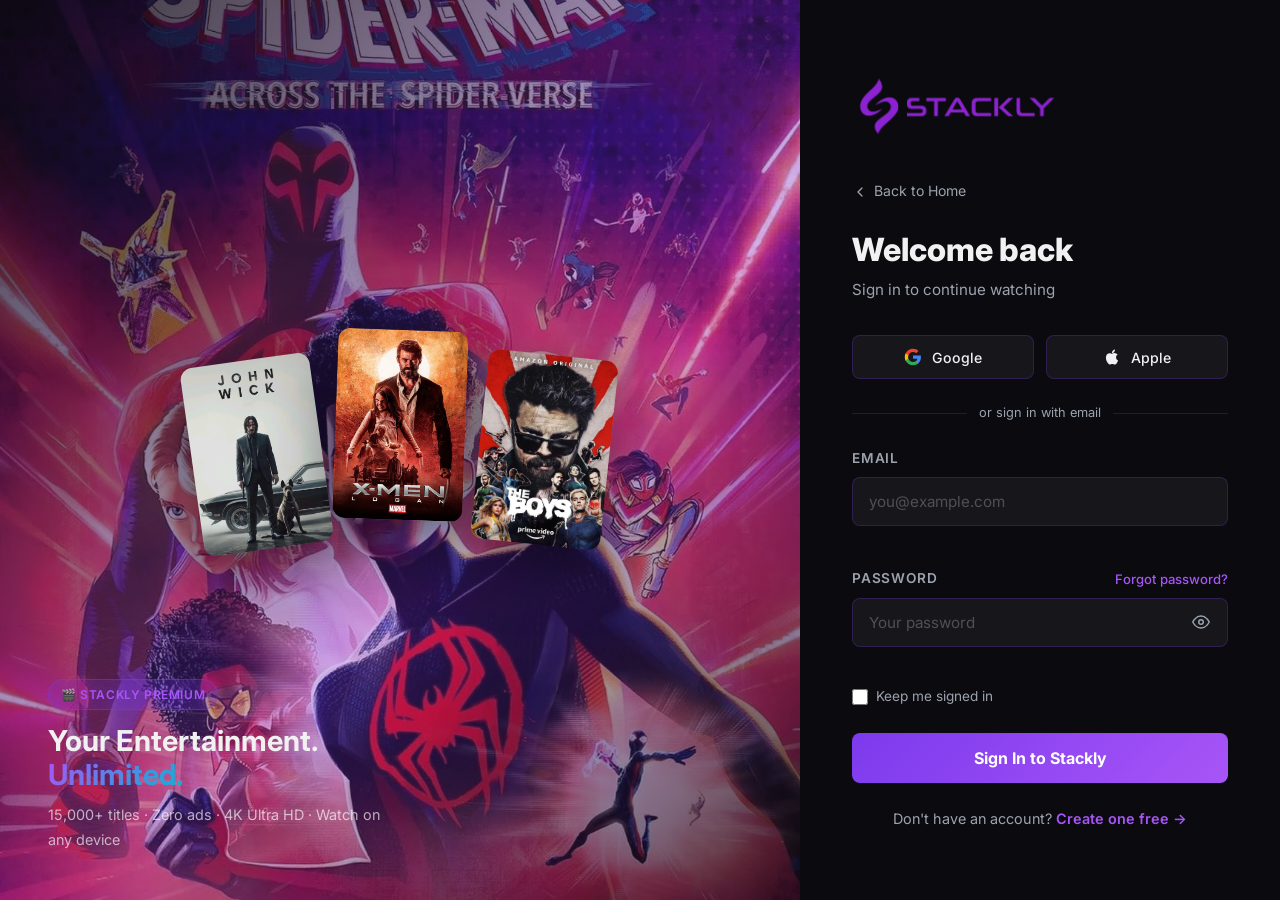
<file: login.html>
<!DOCTYPE html>
<html lang="en">
<head>
  <meta charset="UTF-8"/>
  <meta name="viewport" content="width=device-width, initial-scale=1.0"/>
  <title>Sign In - Stackly</title>
  <meta name="description" content="Sign in to your Stackly account and continue streaming."/>
  <link rel="stylesheet" href="assets/css/style.css"/>
  <style>
    *,*::before,*::after{box-sizing:border-box;}
    body{margin:0;min-height:100vh;display:flex;flex-direction:column;}
    .auth-root{flex:1;display:grid;grid-template-columns:1fr 480px;min-height:100vh;}
    @media(max-width:800px){.auth-root{grid-template-columns:1fr;}.auth-visual{display:none!important;}}
    /* Visual side */
    .auth-visual{position:relative;overflow:hidden;}
    .auth-visual-bg{position:absolute;inset:0;background:url('assets/img/1.webp') center/cover no-repeat;}
    .auth-visual-overlay{position:absolute;inset:0;background:linear-gradient(135deg,rgba(10,10,15,0.82) 0%,rgba(124,58,237,0.3) 60%,rgba(10,10,15,0.7) 100%);}
    .auth-visual-content{position:absolute;bottom:0;left:0;right:0;padding:48px;z-index:2;}
    .auth-visual-cards{position:absolute;top:50%;left:50%;transform:translate(-50%,-58%);width:100%;display:flex;justify-content:center;gap:16px;z-index:1;}
    .auth-visual-card{width:130px;height:190px;border-radius:12px;background-size:cover;background-position:center;box-shadow:0 20px 60px rgba(0,0,0,0.5);transition:transform 0.4s ease;}
    .auth-visual-card:nth-child(1){transform:rotate(-8deg) translateY(20px);}
    .auth-visual-card:nth-child(2){transform:rotate(2deg) translateY(-10px);}
    .auth-visual-card:nth-child(3){transform:rotate(6deg) translateY(15px);}
    /* Form side */
    .auth-form-side{background:var(--clr-bg);display:flex;flex-direction:column;justify-content:center;padding:48px 52px;overflow-y:auto;}
    @media(max-width:600px){.auth-form-side{padding:32px 24px;}}
    .auth-logo{margin-bottom:40px;}
    .auth-title{font-size:2rem;font-weight:800;margin-bottom:8px;color:var(--clr-text);}
    .auth-subtitle{color:var(--clr-text-muted);margin-bottom:32px;font-size:0.95rem;}
    .social-row{display:grid;grid-template-columns:1fr 1fr;gap:12px;margin-bottom:24px;}
    .social-btn-new{display:flex;align-items:center;justify-content:center;gap:10px;padding:12px 16px;background:rgba(255,255,255,0.05);border:1px solid var(--clr-border);border-radius:var(--radius-sm);color:var(--clr-text);font-size:0.88rem;font-weight:500;cursor:pointer;transition:var(--transition);}
    .social-btn-new:hover{background:rgba(255,255,255,0.1);border-color:rgba(255,255,255,0.2);}
    .divider-line{display:flex;align-items:center;gap:12px;margin-bottom:24px;}
    .divider-line::before,.divider-line::after{content:'';flex:1;height:1px;background:var(--clr-border);}
    .divider-line span{color:var(--clr-text-muted);font-size:0.8rem;white-space:nowrap;}
    .field{margin-bottom:20px;}
    .field label{display:block;font-size:0.85rem;font-weight:600;color:var(--clr-text-muted);margin-bottom:8px;text-transform:uppercase;letter-spacing:0.06em;}
    .field input{width:100%;padding:14px 16px;background:rgba(255,255,255,0.05);border:1px solid var(--clr-border);border-radius:var(--radius-sm);color:var(--clr-text);font-size:0.95rem;transition:var(--transition);outline:none;}
    .field input:focus{border-color:var(--clr-primary);background:rgba(124,58,237,0.07);}
    .field input::placeholder{color:rgba(255,255,255,0.25);}
    .field-row{display:flex;align-items:center;justify-content:space-between;gap:12px;margin-bottom:8px;}
    .field-row label{margin-bottom:0;}
    .forgot-link{font-size:0.82rem;color:var(--clr-primary2);text-decoration:none;}
    .forgot-link:hover{text-decoration:underline;}
    .pw-wrap{position:relative;}
    .pw-wrap input{padding-right:48px;}
    .pw-toggle{position:absolute;right:14px;top:50%;transform:translateY(-50%);background:none;border:none;color:var(--clr-text-muted);cursor:pointer;padding:4px;font-size:1rem;line-height:1;}
    .submit-btn{width:100%;padding:15px;background:linear-gradient(135deg,var(--clr-primary),var(--clr-primary2));border:none;border-radius:var(--radius-sm);color:#fff;font-size:1rem;font-weight:700;cursor:pointer;margin-top:8px;margin-bottom:24px;transition:var(--transition);}
    .submit-btn:hover{transform:translateY(-2px);box-shadow:0 8px 24px rgba(124,58,237,0.4);}
    .auth-switch{text-align:center;color:var(--clr-text-muted);font-size:0.9rem;}
    .auth-switch a{color:var(--clr-primary2);font-weight:600;text-decoration:none;}
    .auth-switch a:hover{text-decoration:underline;}
    .remember-row{display:flex;align-items:center;gap:10px;margin-bottom:20px;justify-content:flex-start;}
    .remember-row input{accent-color:var(--clr-primary);width:16px;height:16px;cursor:pointer;}
    .remember-row label{font-size:0.85rem;color:var(--clr-text-muted);cursor:pointer;}
    .form-error{display:block;font-size:0.78rem;color:#f87171;margin-top:4px;min-height:18px;}
  </style>
</head>
<body>
<div class="auth-root">
  <!-- Visual Side -->
  <div class="auth-visual">
    <div class="auth-visual-bg"></div>
    <div class="auth-visual-overlay"></div>
    <div class="auth-visual-cards">
      <div class="auth-visual-card" style="background-image:url('assets/img/26.webp');"></div>
      <div class="auth-visual-card" style="background-image:url('assets/img/13.webp');"></div>
      <div class="auth-visual-card" style="background-image:url('assets/img/9.webp');"></div>
    </div>
    <div class="auth-visual-content">
      <span class="badge badge-primary" style="margin-bottom:14px;">🎬 STACKLY PREMIUM</span>
      <h2 style="margin-bottom:10px;font-size:1.8rem;">Your Entertainment.<br><span class="gradient-text">Unlimited.</span></h2>
      <p style="color:rgba(255,255,255,0.65);font-size:0.9rem;line-height:1.7;max-width:340px;">15,000+ titles · Zero ads · 4K Ultra HD · Watch on any device</p>
    </div>
  </div>

  <!-- Form Side -->
  <div class="auth-form-side">
    <div class="auth-logo">
      <a href="index.html"><img src="assets/img/stackly_logo.webp" style="height:72px;object-fit:contain;" alt="Stackly"/></a>
    </div>
    <a href="index.html" style="display:inline-flex;align-items:center;gap:6px;color:var(--clr-text-muted);font-size:0.88rem;text-decoration:none;margin-bottom:28px;transition:color 0.2s;" onmouseover="this.style.color='var(--clr-primary)'" onmouseout="this.style.color='var(--clr-text-muted)'"><svg xmlns="http://www.w3.org/2000/svg" width="16" height="16" fill="none" stroke="currentColor" stroke-width="2" stroke-linecap="round" stroke-linejoin="round" viewBox="0 0 24 24"><polyline points="15 18 9 12 15 6"/></svg> Back to Home</a>
    <h1 class="auth-title">Welcome back</h1>
    <p class="auth-subtitle">Sign in to continue watching</p>

    <div class="social-row">
      <button class="social-btn-new" id="googleAuth" onclick="window.location.href='404.html'">
        <svg width="18" height="18" viewBox="0 0 24 24"><path fill="#4285F4" d="M22.56 12.25c0-.78-.07-1.53-.2-2.25H12v4.26h5.92c-.26 1.37-1.04 2.53-2.21 3.31v2.77h3.57c2.08-1.92 3.28-4.74 3.28-8.09z"/><path fill="#34A853" d="M12 23c2.97 0 5.46-.98 7.28-2.66l-3.57-2.77c-.98.66-2.23 1.06-3.71 1.06-2.86 0-5.29-1.93-6.16-4.53H2.18v2.84C3.99 20.53 7.7 23 12 23z"/><path fill="#FBBC05" d="M5.84 14.09c-.22-.66-.35-1.36-.35-2.09s.13-1.43.35-2.09V7.07H2.18C1.43 8.55 1 10.22 1 12s.43 3.45 1.18 4.93l2.85-2.22.81-.62z"/><path fill="#EA4335" d="M12 5.38c1.62 0 3.06.56 4.21 1.64l3.15-3.15C17.45 2.09 14.97 1 12 1 7.7 1 3.99 3.47 2.18 7.07l3.66 2.84c.87-2.6 3.3-4.53 6.16-4.53z"/></svg>
        Google
      </button>
      <button class="social-btn-new" id="appleAuth" onclick="window.location.href='404.html'">
        <svg width="18" height="18" viewBox="0 0 24 24" fill="currentColor"><path d="M18.71 19.5c-.83 1.24-1.71 2.45-3.05 2.47-1.34.03-1.77-.79-3.29-.79-1.53 0-2 .77-3.27.82-1.31.05-2.3-1.32-3.14-2.53C4.25 17 2.94 12.45 4.7 9.39c.87-1.52 2.43-2.48 4.12-2.51 1.28-.02 2.5.87 3.29.87.78 0 2.26-1.07 3.8-.91.65.03 2.47.26 3.64 1.98-.09.06-2.17 1.28-2.15 3.81.03 3.02 2.65 4.03 2.68 4.04-.03.07-.42 1.44-1.38 2.83M13 3.5c.73-.83 1.94-1.46 2.94-1.5.13 1.17-.34 2.35-1.04 3.19-.69.85-1.83 1.51-2.95 1.42-.15-1.15.41-2.35 1.05-3.11z"/></svg>
        Apple
      </button>
    </div>

    <div class="divider-line"><span>or sign in with email</span></div>

    <form id="loginForm" novalidate>
      <div class="field">
        <label for="loginEmail">Email</label>
        <input type="email" id="loginEmail" name="email" placeholder="you@example.com" data-validate="required|email" data-err-required="Email is required." data-err-email="Enter a valid email."/>
        <span class="form-error" id="loginEmailError"></span>
      </div>
      <div class="field">
        <div class="field-row">
          <label for="loginPassword">Password</label>
          <a href="404.html" class="forgot-link">Forgot password?</a>
        </div>
        <div class="pw-wrap">
          <input type="password" id="loginPassword" name="password" placeholder="Your password" data-validate="required|min:6" data-err-required="Password is required." data-err-min="Minimum 6 characters."/>
          <button type="button" class="pw-toggle" id="toggleLoginPw" aria-label="Toggle password"><svg id="eyeLoginOn" xmlns="http://www.w3.org/2000/svg" width="18" height="18" fill="none" stroke="currentColor" stroke-width="2" stroke-linecap="round" stroke-linejoin="round" viewBox="0 0 24 24"><path d="M1 12s4-8 11-8 11 8 11 8-4 8-11 8-11-8-11-8z"/><circle cx="12" cy="12" r="3"/></svg><svg id="eyeLoginOff" xmlns="http://www.w3.org/2000/svg" width="18" height="18" fill="none" stroke="currentColor" stroke-width="2" stroke-linecap="round" stroke-linejoin="round" viewBox="0 0 24 24" style="display:none"><path d="M17.94 17.94A10.07 10.07 0 0 1 12 20c-7 0-11-8-11-8a18.45 18.45 0 0 1 5.06-5.94M9.9 4.24A9.12 9.12 0 0 1 12 4c7 0 11 8 11 8a18.5 18.5 0 0 1-2.16 3.19m-6.72-1.07a3 3 0 1 1-4.24-4.24"/><line x1="1" y1="1" x2="23" y2="23"/></svg></button>
        </div>
        <span class="form-error" id="loginPasswordError"></span>
      </div>
      <div class="remember-row">
        <input type="checkbox" id="rememberMe"/>
        <label for="rememberMe">Keep me signed in</label>
      </div>
      <button type="submit" class="submit-btn" id="loginSubmitBtn">Sign In to Stackly</button>
    </form>

    <p class="auth-switch">Don't have an account? <a href="signup.html">Create one free →</a></p>
  </div>
</div>

<div class="toast-container" id="toastContainer"></div>
<script src="assets/js/validation.js"></script>
<script src="assets/js/script.js"></script>
<script>
  const toggleBtn = document.getElementById('toggleLoginPw');
  const pwInput = document.getElementById('loginPassword');
  if(toggleBtn && pwInput) {
    toggleBtn.addEventListener("click", () => {
      pwInput.type = pwInput.type === 'password' ? 'text' : 'password';
    });
  }
</script>
</body>
</html>
</file>
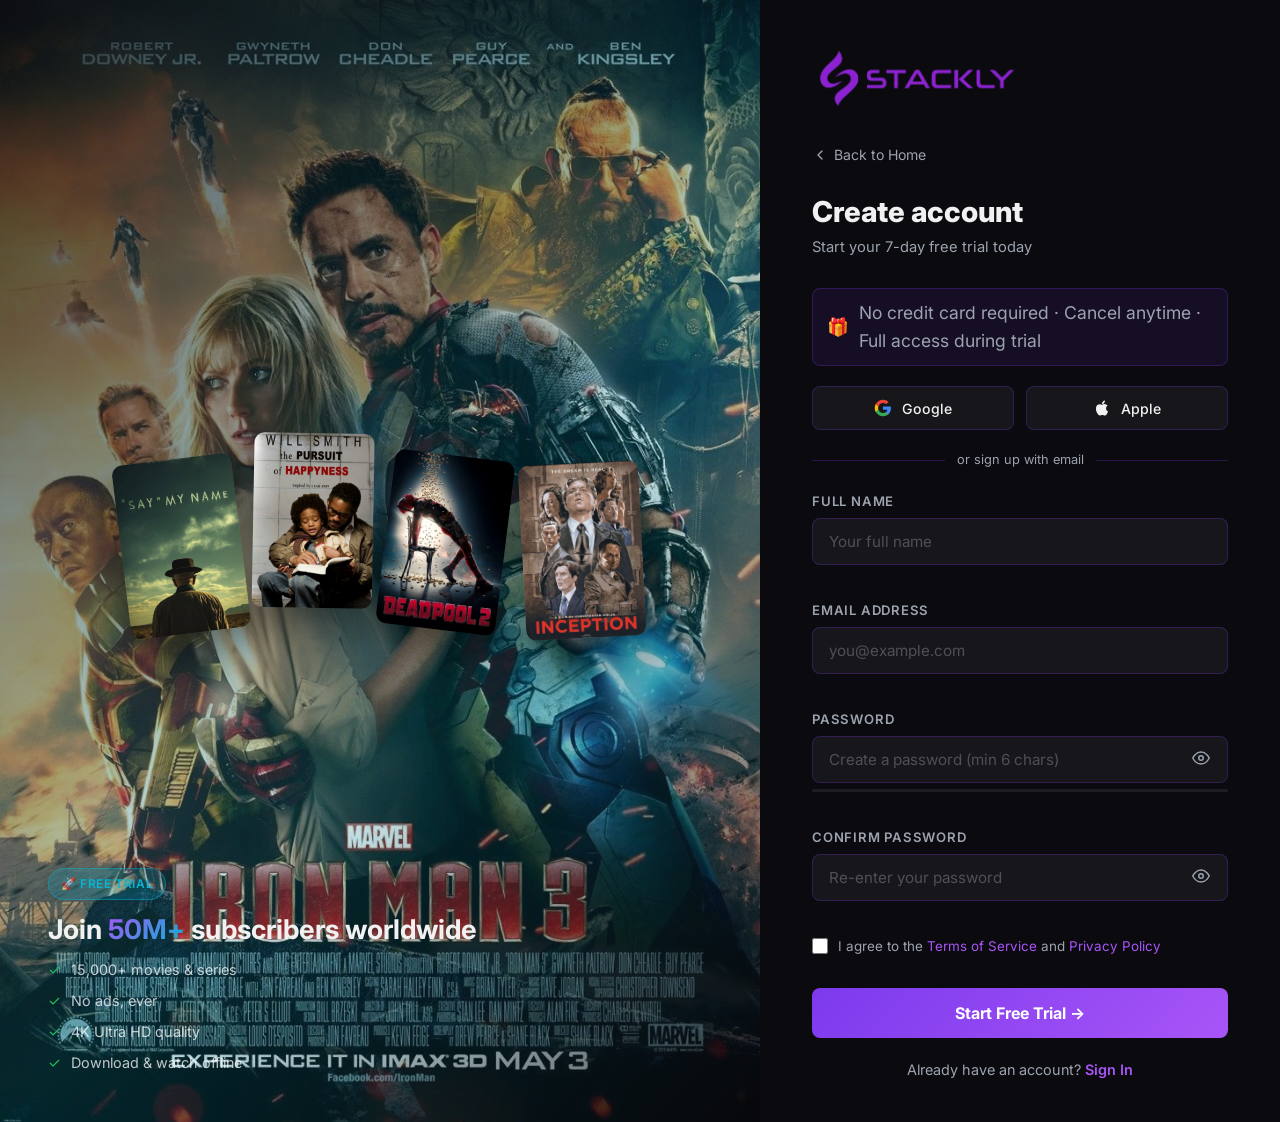
<file: signup.html>
<!DOCTYPE html>
<html lang="en">
<head>
  <meta charset="UTF-8"/>
  <meta name="viewport" content="width=device-width, initial-scale=1.0"/>
  <title>Create Account - Stackly</title>
  <meta name="description" content="Create your free Stackly account. 7-day free trial, no credit card needed."/>
  <link rel="stylesheet" href="assets/css/style.css"/>
  <style>
    *,*::before,*::after{box-sizing:border-box;}
    body{margin:0;min-height:100vh;}
    .auth-root{display:grid;grid-template-columns:1fr 520px;min-height:100vh;}
    @media(max-width:860px){.auth-root{grid-template-columns:1fr;}.auth-visual{display:none!important;}}
    .auth-visual{position:relative;overflow:hidden;}
    .auth-visual-bg{position:absolute;inset:0;background:url('assets/img/3.webp') center/cover no-repeat;}
    .auth-visual-overlay{position:absolute;inset:0;background:linear-gradient(135deg,rgba(10,10,15,0.8) 0%,rgba(6,182,212,0.2) 60%,rgba(10,10,15,0.7) 100%);}
    .auth-visual-content{position:absolute;bottom:0;left:0;right:0;padding:48px;z-index:2;}
    .auth-visual-cards{position:absolute;top:48%;left:50%;transform:translate(-50%,-56%);width:100%;display:flex;justify-content:center;gap:14px;z-index:1;}
    .auth-visual-card{width:120px;height:175px;border-radius:10px;background-size:cover;background-position:center;box-shadow:0 20px 50px rgba(0,0,0,0.5);}
    .auth-visual-card:nth-child(1){transform:rotate(-7deg) translateY(18px);}
    .auth-visual-card:nth-child(2){transform:rotate(1deg) translateY(-8px);}
    .auth-visual-card:nth-child(3){transform:rotate(7deg) translateY(14px);}
    .auth-visual-card:nth-child(4){transform:rotate(-3deg) translateY(22px);}
    .auth-form-side{background:var(--clr-bg);display:flex;flex-direction:column;justify-content:center;padding:40px 52px;overflow-y:auto;}
    @media(max-width:600px){.auth-form-side{padding:32px 24px;}}
    .auth-logo{margin-bottom:32px;}
    .auth-title{font-size:1.8rem;font-weight:800;margin-bottom:6px;color:var(--clr-text);}
    .auth-subtitle{color:var(--clr-text-muted);margin-bottom:28px;font-size:0.92rem;}
    .social-row{display:grid;grid-template-columns:1fr 1fr;gap:12px;margin-bottom:20px;}
    .social-btn-new{display:flex;align-items:center;justify-content:center;gap:10px;padding:12px 16px;background:rgba(255,255,255,0.05);border:1px solid var(--clr-border);border-radius:var(--radius-sm);color:var(--clr-text);font-size:0.88rem;font-weight:500;cursor:pointer;transition:var(--transition);}
    .social-btn-new:hover{background:rgba(255,255,255,0.1);border-color:rgba(255,255,255,0.2);}
    .divider-line{display:flex;align-items:center;gap:12px;margin-bottom:20px;}
    .divider-line::before,.divider-line::after{content:'';flex:1;height:1px;background:var(--clr-border);}
    .divider-line span{color:var(--clr-text-muted);font-size:0.8rem;white-space:nowrap;}
    .field{margin-bottom:16px;}
    .field label{display:block;font-size:0.82rem;font-weight:600;color:var(--clr-text-muted);margin-bottom:6px;text-transform:uppercase;letter-spacing:0.06em;}
    .field input{width:100%;padding:13px 16px;background:rgba(255,255,255,0.05);border:1px solid var(--clr-border);border-radius:var(--radius-sm);color:var(--clr-text);font-size:0.95rem;transition:var(--transition);outline:none;}
    .field input:focus{border-color:var(--clr-primary);background:rgba(124,58,237,0.07);}
    .field input::placeholder{color:rgba(255,255,255,0.25);}
    .pw-wrap{position:relative;}
    .pw-wrap input{padding-right:48px;}
    .pw-toggle{position:absolute;right:14px;top:50%;transform:translateY(-50%);background:none;border:none;color:var(--clr-text-muted);cursor:pointer;padding:4px;font-size:1rem;line-height:1;}
    .pw-strength{height:3px;border-radius:99px;background:rgba(255,255,255,0.08);margin-top:6px;overflow:hidden;}
    .pw-strength-bar{height:100%;border-radius:99px;transition:width 0.4s,background 0.4s;}
    .pw-strength-label{font-size:0.75rem;color:var(--clr-text-muted);margin-top:3px;}
    .terms-row{display:flex;align-items:flex-start;gap:10px;margin-bottom:16px;}
    .terms-row input{accent-color:var(--clr-primary);width:16px;height:16px;margin-top:2px;cursor:pointer;flex-shrink:0;}
    .terms-row label{font-size:0.84rem;color:var(--clr-text-muted);line-height:1.5;cursor:pointer;}
    .terms-row a{color:var(--clr-primary2);text-decoration:none;}
    .terms-row a:hover{text-decoration:underline;}
    .submit-btn{width:100%;padding:15px;background:linear-gradient(135deg,var(--clr-primary),var(--clr-primary2));border:none;border-radius:var(--radius-sm);color:#fff;font-size:1rem;font-weight:700;cursor:pointer;margin-bottom:20px;transition:var(--transition);}
    .submit-btn:hover{transform:translateY(-2px);box-shadow:0 8px 24px rgba(124,58,237,0.4);}
    .auth-switch{text-align:center;color:var(--clr-text-muted);font-size:0.9rem;}
    .auth-switch a{color:var(--clr-primary2);font-weight:600;text-decoration:none;}
    .auth-switch a:hover{text-decoration:underline;}
    .form-error{display:block;font-size:0.78rem;color:#f87171;margin-top:3px;min-height:16px;}
    .trial-note{background:rgba(124,58,237,0.1);border:1px solid rgba(124,58,237,0.25);border-radius:var(--radius-sm);padding:10px 14px;margin-bottom:20px;display:flex;align-items:center;gap:10px;font-size:0.83rem;color:var(--clr-text-muted);}
    .trial-note span{font-size:1.1rem;}
  </style>
</head>
<body>
<div class="auth-root">
  <!-- Visual Side -->
  <div class="auth-visual">
    <div class="auth-visual-bg"></div>
    <div class="auth-visual-overlay"></div>
    <div class="auth-visual-cards">
      <div class="auth-visual-card" style="background-image:url('assets/img/4.webp');"></div>
      <div class="auth-visual-card" style="background-image:url('assets/img/8.webp');"></div>
      <div class="auth-visual-card" style="background-image:url('assets/img/15.webp');"></div>
      <div class="auth-visual-card" style="background-image:url('assets/img/22.webp');"></div>
    </div>
    <div class="auth-visual-content">
      <span class="badge badge-accent" style="margin-bottom:14px;">🚀 FREE TRIAL</span>
      <h2 style="margin-bottom:12px;font-size:1.7rem;">Join <span class="gradient-text">50M+</span> subscribers worldwide</h2>
      <div style="display:flex;flex-direction:column;gap:8px;margin-top:4px;">
        <div style="display:flex;align-items:center;gap:10px;color:rgba(255,255,255,0.75);font-size:0.9rem;"><span style="color:var(--clr-success);">✓</span> 15,000+ movies & series</div>
        <div style="display:flex;align-items:center;gap:10px;color:rgba(255,255,255,0.75);font-size:0.9rem;"><span style="color:var(--clr-success);">✓</span> No ads, ever</div>
        <div style="display:flex;align-items:center;gap:10px;color:rgba(255,255,255,0.75);font-size:0.9rem;"><span style="color:var(--clr-success);">✓</span> 4K Ultra HD quality</div>
        <div style="display:flex;align-items:center;gap:10px;color:rgba(255,255,255,0.75);font-size:0.9rem;"><span style="color:var(--clr-success);">✓</span> Download & watch offline</div>
      </div>
    </div>
  </div>

  <!-- Form Side -->
  <div class="auth-form-side">
    <div class="auth-logo">
      <a href="index.html"><img src="assets/img/stackly_logo.webp" style="height:72px;object-fit:contain;" alt="Stackly"/></a>
    </div>
    <a href="index.html" style="display:inline-flex;align-items:center;gap:6px;color:var(--clr-text-muted);font-size:0.88rem;text-decoration:none;margin-bottom:28px;transition:color 0.2s;" onmouseover="this.style.color='var(--clr-primary)'" onmouseout="this.style.color='var(--clr-text-muted)'"><svg xmlns="http://www.w3.org/2000/svg" width="16" height="16" fill="none" stroke="currentColor" stroke-width="2" stroke-linecap="round" stroke-linejoin="round" viewBox="0 0 24 24"><polyline points="15 18 9 12 15 6"/></svg> Back to Home</a>
    <h1 class="auth-title">Create account</h1>
    <p class="auth-subtitle">Start your 7-day free trial today</p>

    <div class="trial-note">
      <span>🎁</span>
      <span>No credit card required · Cancel anytime · Full access during trial</span>
    </div>

    <div class="social-row">
      <button class="social-btn-new" id="googleSignup" onclick="window.location.href='404.html'">
        <svg width="18" height="18" viewBox="0 0 24 24"><path fill="#4285F4" d="M22.56 12.25c0-.78-.07-1.53-.2-2.25H12v4.26h5.92c-.26 1.37-1.04 2.53-2.21 3.31v2.77h3.57c2.08-1.92 3.28-4.74 3.28-8.09z"/><path fill="#34A853" d="M12 23c2.97 0 5.46-.98 7.28-2.66l-3.57-2.77c-.98.66-2.23 1.06-3.71 1.06-2.86 0-5.29-1.93-6.16-4.53H2.18v2.84C3.99 20.53 7.7 23 12 23z"/><path fill="#FBBC05" d="M5.84 14.09c-.22-.66-.35-1.36-.35-2.09s.13-1.43.35-2.09V7.07H2.18C1.43 8.55 1 10.22 1 12s.43 3.45 1.18 4.93l2.85-2.22.81-.62z"/><path fill="#EA4335" d="M12 5.38c1.62 0 3.06.56 4.21 1.64l3.15-3.15C17.45 2.09 14.97 1 12 1 7.7 1 3.99 3.47 2.18 7.07l3.66 2.84c.87-2.6 3.3-4.53 6.16-4.53z"/></svg>
        Google
      </button>
      <button class="social-btn-new" id="appleSignup" onclick="window.location.href='404.html'">
        <svg width="18" height="18" viewBox="0 0 24 24" fill="currentColor"><path d="M18.71 19.5c-.83 1.24-1.71 2.45-3.05 2.47-1.34.03-1.77-.79-3.29-.79-1.53 0-2 .77-3.27.82-1.31.05-2.3-1.32-3.14-2.53C4.25 17 2.94 12.45 4.7 9.39c.87-1.52 2.43-2.48 4.12-2.51 1.28-.02 2.5.87 3.29.87.78 0 2.26-1.07 3.8-.91.65.03 2.47.26 3.64 1.98-.09.06-2.17 1.28-2.15 3.81.03 3.02 2.65 4.03 2.68 4.04-.03.07-.42 1.44-1.38 2.83M13 3.5c.73-.83 1.94-1.46 2.94-1.5.13 1.17-.34 2.35-1.04 3.19-.69.85-1.83 1.51-2.95 1.42-.15-1.15.41-2.35 1.05-3.11z"/></svg>
        Apple
      </button>
    </div>

    <div class="divider-line"><span>or sign up with email</span></div>

    <form id="signupForm" novalidate>
      <div class="field">
        <label for="signupName">Full Name</label>
        <input type="text" id="signupName" name="name" placeholder="Your full name" data-validate="required|alpha|min:2" data-err-required="Full name is required."/>
        <span class="form-error" id="signupNameError"></span>
      </div>
      <div class="field">
        <label for="signupEmail">Email Address</label>
        <input type="email" id="signupEmail" name="email" placeholder="you@example.com" data-validate="required|email" data-err-required="Email is required." data-err-email="Enter a valid email."/>
        <span class="form-error" id="signupEmailError"></span>
      </div>
      <div class="field">
        <label for="signupPassword">Password</label>
        <div class="pw-wrap">
          <input type="password" id="signupPassword" name="password" placeholder="Create a password (min 6 chars)" data-validate="required|min:6" data-err-required="Password is required." data-err-min="Minimum 6 characters."/>
          <button type="button" class="pw-toggle" id="toggleSignupPw" aria-label="Toggle password"><svg class="eye-on" xmlns="http://www.w3.org/2000/svg" width="18" height="18" fill="none" stroke="currentColor" stroke-width="2" stroke-linecap="round" stroke-linejoin="round" viewBox="0 0 24 24"><path d="M1 12s4-8 11-8 11 8 11 8-4 8-11 8-11-8-11-8z"/><circle cx="12" cy="12" r="3"/></svg><svg class="eye-off" xmlns="http://www.w3.org/2000/svg" width="18" height="18" fill="none" stroke="currentColor" stroke-width="2" stroke-linecap="round" stroke-linejoin="round" viewBox="0 0 24 24" style="display:none"><path d="M17.94 17.94A10.07 10.07 0 0 1 12 20c-7 0-11-8-11-8a18.45 18.45 0 0 1 5.06-5.94M9.9 4.24A9.12 9.12 0 0 1 12 4c7 0 11 8 11 8a18.5 18.5 0 0 1-2.16 3.19m-6.72-1.07a3 3 0 1 1-4.24-4.24"/><line x1="1" y1="1" x2="23" y2="23"/></svg></button>
        </div>
        <div class="pw-strength"><div class="pw-strength-bar" id="signupPwBar" style="width:0%;"></div></div>
        <div class="pw-strength-label" id="signupPwLabel"></div>
        <span class="form-error" id="signupPasswordError"></span>
      </div>
      <div class="field">
        <label for="signupConfirm">Confirm Password</label>
        <div class="pw-wrap">
          <input type="password" id="signupConfirm" name="confirm_password" placeholder="Re-enter your password" data-validate="required|match:#signupPassword" data-err-required="Please confirm your password."/>
          <button type="button" class="pw-toggle" id="toggleConfirmPw" aria-label="Toggle password"><svg class="eye-on" xmlns="http://www.w3.org/2000/svg" width="18" height="18" fill="none" stroke="currentColor" stroke-width="2" stroke-linecap="round" stroke-linejoin="round" viewBox="0 0 24 24"><path d="M1 12s4-8 11-8 11 8 11 8-4 8-11 8-11-8-11-8z"/><circle cx="12" cy="12" r="3"/></svg><svg class="eye-off" xmlns="http://www.w3.org/2000/svg" width="18" height="18" fill="none" stroke="currentColor" stroke-width="2" stroke-linecap="round" stroke-linejoin="round" viewBox="0 0 24 24" style="display:none"><path d="M17.94 17.94A10.07 10.07 0 0 1 12 20c-7 0-11-8-11-8a18.45 18.45 0 0 1 5.06-5.94M9.9 4.24A9.12 9.12 0 0 1 12 4c7 0 11 8 11 8a18.5 18.5 0 0 1-2.16 3.19m-6.72-1.07a3 3 0 1 1-4.24-4.24"/><line x1="1" y1="1" x2="23" y2="23"/></svg></button>
        </div>
        <span class="form-error" id="signupConfirmError"></span>
      </div>
      <div class="terms-row">
        <input type="checkbox" id="signupTerms" name="terms" data-validate="checked"/>
        <label for="signupTerms">I agree to the <a href="404.html">Terms of Service</a> and <a href="404.html">Privacy Policy</a></label>
      </div>
      <span class="form-error" id="signupTermsError"></span>
      <button type="submit" class="submit-btn" id="signupSubmitBtn">Start Free Trial →</button>
    </form>

    <p class="auth-switch">Already have an account? <a href="login.html">Sign In</a></p>
  </div>
</div>

<div class="toast-container" id="toastContainer"></div>
<script src="assets/js/validation.js"></script>
<script src="assets/js/script.js"></script>
<script>
  [['toggleSignupPw','signupPassword'],['toggleConfirmPw','signupConfirm']].forEach(([btnId,inputId])=>{
    const btn = document.getElementById(btnId);
    const inp = document.getElementById(inputId);
    if(btn&&inp) btn.addEventListener('click',()=>{ inp.type = inp.type==='password'?'text':'password'; });
  });
</script>
</body>
</html>
</file>
<file: assets/css/style.css>
/* ============================================================
   STACKLY OTT — Global Stylesheet
   Font: Inter (Google Fonts)
   Theme: Dark Premium
   ============================================================ */

@import url('https://fonts.googleapis.com/css2?family=Inter:wght@300;400;500;600;700;800;900&family=Bebas+Neue&display=swap');

/* ─── CSS Variables ────────────────────────────────────────── */
:root {
  --clr-bg:         #0a0a0f;
  --clr-bg2:        #12121a;
  --clr-bg3:        #1a1a26;
  --clr-card:       #161622;
  --clr-primary:    #7c3aed;
  --clr-primary2:   #a855f7;
  --clr-accent:     #06b6d4;
  --clr-accent2:    #f59e0b;
  --clr-danger:     #ef4444;
  --clr-success:    #22c55e;
  --clr-text:       #f1f1f1;
  --clr-text-muted: #9ca3af;
  --clr-border:     rgba(124,58,237,0.25);
  --clr-glass:      rgba(22,22,34,0.7);
  --radius-sm:      8px;
  --radius-md:      14px;
  --radius-lg:      24px;
  --radius-xl:      40px;
  --shadow-glow:    0 0 30px rgba(124,58,237,0.35);
  --shadow-card:    0 8px 32px rgba(0,0,0,0.5);
  --transition:     all 0.3s cubic-bezier(0.4,0,0.2,1);
  --font-main:      'Inter', sans-serif;
  --font-display:   'Bebas Neue', sans-serif;
}

/* ─── Reset & Base ─────────────────────────────────────────── */
*, *::before, *::after { box-sizing: border-box; margin: 0; padding: 0; }
html { scroll-behavior: smooth; font-size: 16px; overflow-x: hidden; }
body {
  font-family: var(--font-main);
  background: var(--clr-bg);
  color: var(--clr-text);
  line-height: 1.6;
  overflow-x: hidden;
  width: 100%;
  max-width: 100%;
}
a { color: inherit; text-decoration: none; }
ul { list-style: none; }
img { max-width: 100%; display: block; object-fit: cover; }
input, textarea, select, button { font-family: inherit; }

/* ─── Scrollbar ─────────────────────────────────────────────── */
::-webkit-scrollbar { width: 6px; }
::-webkit-scrollbar-track { background: var(--clr-bg2); }
::-webkit-scrollbar-thumb { background: var(--clr-primary); border-radius: 99px; }

/* ─── Selection ─────────────────────────────────────────────── */
::selection { background: var(--clr-primary); color: #fff; }

/* ─── Typography ────────────────────────────────────────────── */
h1, h2, h3, h4, h5 { font-weight: 700; line-height: 1.2; }
h1 { font-size: clamp(2.2rem, 6vw, 4.5rem); }
h2 { font-size: clamp(1.8rem, 4vw, 3rem); }
h3 { font-size: clamp(1.2rem, 2.5vw, 1.8rem); }
h4 { font-size: 1.1rem; }
p  { color: var(--clr-text-muted); line-height: 1.7; }

.gradient-text {
  background: linear-gradient(135deg, var(--clr-primary2), var(--clr-accent));
  -webkit-background-clip: text;
  -webkit-text-fill-color: transparent;
  background-clip: text;
}
.accent-text { color: var(--clr-accent2); }

/* ─── Layout Helpers ────────────────────────────────────────── */
.container { width: 90%; max-width: 1280px; margin: 0 auto; }
.section { padding: 90px 0; }
.section-sm { padding: 60px 0; }
.flex { display: flex; }
.flex-center { display: flex; align-items: center; justify-content: center; }
.grid { display: grid; }
.gap-sm { gap: 16px; }
.gap-md { gap: 24px; }
.gap-lg { gap: 40px; }
.text-center { text-align: center; }

.section-header { margin-bottom: 56px; }
.section-header h2 { margin-bottom: 12px; }
.section-header p  { max-width: 560px; margin: 0 auto; }
.section-line {
  width: 60px; height: 4px;
  background: linear-gradient(90deg, var(--clr-primary), var(--clr-accent));
  border-radius: 99px;
  margin: 16px auto 0;
}

/* ─── Buttons ───────────────────────────────────────────────── */
.btn {
  display: inline-flex; align-items: center; gap: 8px;
  padding: 14px 32px; border-radius: var(--radius-xl);
  font-weight: 600; font-size: 0.95rem; cursor: pointer;
  border: none; transition: var(--transition); position: relative; overflow: hidden;
}
.btn::after {
  content: '';
  position: absolute; inset: 0;
  background: rgba(255,255,255,0.1);
  opacity: 0; transition: var(--transition);
}
.btn:hover::after { opacity: 1; }
.btn-primary {
  background: linear-gradient(135deg, var(--clr-primary), var(--clr-primary2));
  color: #fff;
  box-shadow: 0 4px 20px rgba(124,58,237,0.4);
}
.btn-primary:hover { transform: translateY(-2px); box-shadow: 0 8px 28px rgba(124,58,237,0.55); }
.btn-outline {
  background: transparent; color: var(--clr-text);
  border: 2px solid var(--clr-border);
}
.btn-outline:hover { border-color: var(--clr-primary2); color: var(--clr-primary2); transform: translateY(-2px); }
.btn-accent {
  background: linear-gradient(135deg, var(--clr-accent), #0891b2);
  color: #fff;
  box-shadow: 0 4px 20px rgba(6,182,212,0.4);
}
.btn-accent:hover { transform: translateY(-2px); box-shadow: 0 8px 28px rgba(6,182,212,0.55); }
.btn-sm { padding: 10px 22px; font-size: 0.85rem; }
.btn-lg { padding: 18px 42px; font-size: 1.05rem; }
.btn-icon { width: 44px; height: 44px; padding: 0; border-radius: 50%; }

/* ─── Badge ─────────────────────────────────────────────────── */
.badge {
  display: inline-flex; align-items: center; gap: 6px;
  padding: 5px 12px; border-radius: 99px;
  font-size: 0.75rem; font-weight: 600; letter-spacing: 0.05em; text-transform: uppercase;
}
.badge-primary { background: rgba(124,58,237,0.2); color: var(--clr-primary2); border: 1px solid rgba(124,58,237,0.4); }
.badge-accent  { background: rgba(6,182,212,0.2);  color: var(--clr-accent);   border: 1px solid rgba(6,182,212,0.4); }
.badge-gold    { background: rgba(245,158,11,0.2); color: var(--clr-accent2);  border: 1px solid rgba(245,158,11,0.4); }
.badge-red     { background: rgba(239,68,68,0.2);  color: #fca5a5;              border: 1px solid rgba(239,68,68,0.4); }

/* ─── Cards ─────────────────────────────────────────────────── */
.card {
  background: var(--clr-card);
  border: 1px solid var(--clr-border);
  border-radius: var(--radius-md);
  overflow: hidden;
  transition: var(--transition);
}
.card:hover {
  transform: translateY(-6px);
  border-color: var(--clr-primary);
  box-shadow: var(--shadow-glow);
}

/* Content Card (Movie/Series thumb) */
.content-card { position: relative; border-radius: var(--radius-md); overflow: hidden; cursor: pointer; }
.content-card .thumb {
  width: 100%; height: 100%; aspect-ratio: 2/3;
  object-fit: cover; object-position: center; display: block;
  transition: transform 0.5s ease;
}
.content-card:hover .thumb { transform: scale(1.07); }
.content-card .overlay {
  position: absolute; inset: 0;
  background: linear-gradient(to top, rgba(0,0,0,0.92) 0%, rgba(0,0,0,0.3) 50%, transparent 100%);
  opacity: 0; transition: var(--transition);
  display: flex; flex-direction: column; justify-content: flex-end; padding: 20px;
}
.content-card:hover .overlay { opacity: 1; }
.content-card .overlay h4 { color: #fff; margin-bottom: 4px; font-size: 1rem; line-height: 1.2; }
.content-card .overlay p  { font-size: 0.8rem; margin-bottom: 12px; }
.content-card .overlay .btn { padding: 6px 10px; font-size: 0.8rem; width: 100%; text-align: center; }
.content-card .badge-wrap { position: absolute; top: 10px; left: 10px; display: flex; gap: 6px; flex-wrap: wrap; }
.content-card .rating { position: absolute; top: 10px; right: 10px; background: rgba(0,0,0,0.7); color: var(--clr-accent2); padding: 3px 8px; border-radius: 99px; font-size: 0.75rem; font-weight: 700; }

/* ─── Glassmorphism ─────────────────────────────────────────── */
.glass {
  background: var(--clr-glass);
  backdrop-filter: none;
  -webkit-backdrop-filter: none;
  border: 1px solid rgba(255,255,255,0.08);
}

/* ─── Nav ───────────────────────────────────────────────────── */
.navbar {
  position: fixed; top: 0; left: 0; right: 0; z-index: 1000;
  padding: 0 5%;
  height: 72px;
  display: flex; align-items: center; justify-content: space-between;
  transition: var(--transition);
  background: rgba(10,10,15,0.97);
  backdrop-filter: none;
  -webkit-backdrop-filter: none;
  border-bottom: 1px solid var(--clr-border);
}
.navbar.scrolled {
  background: rgba(10,10,15,1);
  backdrop-filter: none;
  -webkit-backdrop-filter: none;
  border-bottom: 1px solid var(--clr-border);
  box-shadow: 0 4px 24px rgba(0,0,0,0.4);
}
.nav-logo {
  display: flex; align-items: center; gap: 10px;
}
.logo-btn {
  display: flex;
  align-items: center;
  gap: 10px;
  color: #fff;
  font-weight: 800;
  font-size: 1.25rem;
  letter-spacing: 0.05em;
  transition: var(--transition);
}
.logo-btn:hover {
  transform: scale(1.05);
}
.logo-img {
  width: 88px;
  height: 88px;
  object-fit: contain;
  flex-shrink: 0;
  border-radius: 0;
  background: none;
}
.nav-tagline { font-size: 0.7rem; color: var(--clr-text-muted); font-weight: 500; letter-spacing: 0.1em; text-transform: uppercase; }

.nav-links { display: flex; align-items: center; gap: 6px; }
.nav-links a {
  padding: 8px 14px; border-radius: var(--radius-sm);
  font-size: 0.9rem; font-weight: 500; color: var(--clr-text-muted);
  transition: var(--transition);
}
.nav-links a:hover, .nav-links a.active { color: var(--clr-text); background: rgba(124,58,237,0.15); }

.nav-actions { display: flex; align-items: center; gap: 10px; }
.nav-search { background: rgba(255,255,255,0.05); border: 1px solid var(--clr-border); border-radius: var(--radius-xl); display: flex; align-items: center; padding: 8px 14px; gap: 8px; }
.nav-search input { background: none; border: none; outline: none; color: var(--clr-text); font-size: 0.85rem; width: 140px; }
.nav-search input::placeholder { color: var(--clr-text-muted); }
.nav-search svg { color: var(--clr-text-muted); flex-shrink: 0; }

.hamburger { display: none; flex-direction: column; gap: 5px; cursor: pointer; padding: 10px; border-radius: var(--radius-sm); background: rgba(255,255,255,0.06); border: 1px solid rgba(255,255,255,0.1); position: relative; z-index: 1050; min-width: 44px; min-height: 44px; align-items: center; justify-content: center; }
.hamburger span { width: 22px; height: 2px; background: var(--clr-text); border-radius: 99px; transition: var(--transition); display: block; }
.hamburger.open span:nth-child(1) { transform: rotate(45deg) translate(5px, 5px); }
.hamburger.open span:nth-child(2) { opacity: 0; }
.hamburger.open span:nth-child(3) { transform: rotate(-45deg) translate(5px, -5px); }

/* Mobile nav */
.nav-mobile {
  display: none; position: fixed; top: 72px; left: 0; right: 0; bottom: 0;
  background: #0a0a0f;
  backdrop-filter: none;
  -webkit-backdrop-filter: none;
  padding: 28px 24px; border-top: 1px solid var(--clr-border);
  flex-direction: column; gap: 8px; z-index: 999;
  overflow-y: auto;
}
.nav-mobile.open { display: flex; animation: slideDown 0.3s ease; }
.nav-mobile a {
  padding: 16px 20px; border-radius: var(--radius-sm);
  font-weight: 600; font-size: 1.1rem; color: var(--clr-text-muted);
  transition: var(--transition); border-bottom: 1px solid rgba(255,255,255,0.04);
}
.nav-mobile a:hover { color: var(--clr-text); background: rgba(124,58,237,0.15); }
.nav-mobile .btn { margin-top: 16px; width: 100%; justify-content: center; font-size: 1rem; padding: 14px; }

/* ─── Hero Slider ───────────────────────────────────────────── */
.hero {
  position: relative; height: 100vh; min-height: 700px; overflow: hidden;
  max-width: 100vw;
  padding-top: 72px;
  box-sizing: border-box;
}
.hero-slide {
  position: absolute; inset: 0;
  opacity: 0; transition: opacity 1s ease;
  display: flex; align-items: flex-end; padding-bottom: 10vh;
}
.hero-slide.active { opacity: 1; }
.hero-slide .bg {
  position: absolute; inset: 0;
  object-fit: cover; width: 100%; height: 100%;
  filter: brightness(0.45);
}
.hero-slide::after {
  content: ''; position: absolute; inset: 0;
  background: linear-gradient(135deg, rgba(10,10,15,0.9) 0%, rgba(10,10,15,0.4) 50%, transparent 100%);
}
.hero-content {
  position: relative; z-index: 2;
  width: 90%; max-width: 1280px; margin: 0 auto;
  max-width: 680px;
}
.hero-badge { margin-bottom: 20px; }
.hero-content h1 { margin-bottom: 18px; text-shadow: 0 4px 20px rgba(0,0,0,0.5); }
.hero-content p { font-size: 1.1rem; margin-bottom: 32px; max-width: 520px; color: rgba(241,241,241,0.8); }
.hero-actions { display: flex; gap: 14px; flex-wrap: wrap; }
.hero-meta { display: flex; align-items: center; gap: 16px; margin-bottom: 24px; flex-wrap: wrap; }
.hero-meta span { font-size: 0.85rem; color: var(--clr-text-muted); display: flex; align-items: center; gap: 5px; }
.hero-meta .dot { width: 4px; height: 4px; background: var(--clr-text-muted); border-radius: 50%; }

.hero-dots {
  position: absolute; bottom: 32px; left: 50%;
  transform: translateX(-50%); z-index: 10;
  display: flex; gap: 8px;
}
.hero-dot {
  width: 8px; height: 8px; border-radius: 99px;
  background: rgba(255,255,255,0.3); cursor: pointer;
  transition: var(--transition);
}
.hero-dot.active { width: 28px; background: var(--clr-primary2); }

.hero-arrows {
  position: absolute; top: 50%; right: 5%; z-index: 10;
  transform: translateY(-50%); display: flex; flex-direction: column; gap: 10px;
}
.hero-arrow {
  width: 44px; height: 44px; border-radius: 50%;
  background: rgba(255,255,255,0.1); border: 1px solid rgba(255,255,255,0.2);
  display: flex; align-items: center; justify-content: center;
  cursor: pointer; color: #fff; transition: var(--transition);
}
.hero-arrow:hover { background: var(--clr-primary); border-color: var(--clr-primary); }

/* ─── Marquee / Ticker ──────────────────────────────────────── */
.ticker {
  background: linear-gradient(90deg, var(--clr-primary), var(--clr-primary2), var(--clr-accent), var(--clr-primary));
  background-size: 300%;
  animation: gradientShift 6s linear infinite;
  padding: 10px 0; overflow: hidden;
}
.ticker-track {
  display: flex; gap: 60px;
  animation: ticker 30s linear infinite; white-space: nowrap;
}
.ticker-track span { font-size: 0.8rem; font-weight: 600; text-transform: uppercase; letter-spacing: 0.1em; color: rgba(255,255,255,0.9); }
.ticker-track .sep { color: rgba(255,255,255,0.5); }

/* ─── Content Row ───────────────────────────────────────────── */
.content-row-header {
  display: flex; align-items: center; justify-content: space-between;
  margin-bottom: 24px;
}
.content-row-header h3 { display: flex; align-items: center; gap: 10px; }
.content-row-header h3 .icon { font-size: 1.4rem; }
.see-all { font-size: 0.85rem; font-weight: 600; color: var(--clr-primary2); display: flex; align-items: center; gap: 4px; transition: var(--transition); }
.see-all:hover { gap: 8px; }

.content-grid {
  display: grid;
  grid-template-columns: repeat(5, 1fr);
  gap: 16px;
}

/* ─── Horizontal Scroll Row ─────────────────────────────────── */
.scroll-row {
  display: flex; gap: 16px; overflow-x: auto;
  padding-bottom: 12px; scrollbar-width: none;
}
.scroll-row::-webkit-scrollbar { display: none; }
.scroll-row .content-card { flex: 0 0 200px; }

/* ─── Categories ────────────────────────────────────────────── */
.categories-grid {
  display: grid;
  grid-template-columns: repeat(auto-fill, minmax(160px, 1fr));
  gap: 16px;
}
.category-card {
  background: var(--clr-card);
  border: 1px solid var(--clr-border);
  border-radius: var(--radius-md);
  padding: 28px 20px; text-align: center;
  cursor: pointer; transition: var(--transition);
  position: relative; overflow: hidden;
  background-size: cover;
  background-position: center;
  min-height: 140px;
  display: flex; flex-direction: column; align-items: center; justify-content: center;
}
.category-card::before {
  content: ''; position: absolute; inset: 0;
  background: linear-gradient(135deg, rgba(10,10,15,0.75) 0%, rgba(10,10,15,0.55) 100%);
  opacity: 1; transition: var(--transition);
  z-index: 0;
}
.category-img-overlay {
  position: absolute; inset: 0;
  background: linear-gradient(135deg, rgba(124,58,237,0.25), rgba(6,182,212,0.15));
  opacity: 0; transition: var(--transition); z-index: 1;
}
.category-card:hover .category-img-overlay { opacity: 1; }
.category-card:hover { transform: translateY(-6px); border-color: var(--clr-primary); box-shadow: var(--shadow-glow); }
.category-icon { font-size: 2.4rem; margin-bottom: 12px; position: relative; z-index: 2; }
.category-card h4 { font-size: 0.95rem; margin-bottom: 4px; position: relative; z-index: 2; }
.category-card p { font-size: 0.75rem; position: relative; z-index: 2; }

/* ─── Featured Banner ───────────────────────────────────────── */
.featured-banner {
  border-radius: var(--radius-lg); overflow: hidden;
  position: relative; min-height: 340px;
  display: flex; align-items: flex-end; padding: 40px;
  cursor: pointer;
}
.featured-banner .bg { position: absolute; inset: 0; object-fit: cover; width: 100%; height: 100%; filter: brightness(0.5); }
.featured-banner::after {
  content: ''; position: absolute; inset: 0;
  background: linear-gradient(to right, rgba(0,0,0,0.9) 0%, rgba(0,0,0,0.4) 60%, transparent 100%);
}
.featured-banner .content { position: relative; z-index: 2; max-width: 500px; }
.featured-banner h3 { font-size: 2rem; margin-bottom: 10px; }
.featured-banner p  { margin-bottom: 20px; }

/* ─── Stats Strip ───────────────────────────────────────────── */
.stats-strip { display: grid; grid-template-columns: repeat(4, 1fr); gap: 24px; }
.stat-item { text-align: center; padding: 32px; background: var(--clr-card); border: 1px solid var(--clr-border); border-radius: var(--radius-md); }
.stat-num { font-size: 2.8rem; font-weight: 900; background: linear-gradient(135deg, var(--clr-primary2), var(--clr-accent)); -webkit-background-clip: text; -webkit-text-fill-color: transparent; background-clip: text; line-height: 1; }
.stat-label { font-size: 0.85rem; color: var(--clr-text-muted); margin-top: 6px; }

/* ─── Subscription Plans ────────────────────────────────────── */
.plans-grid { display: grid; grid-template-columns: repeat(3, 1fr); gap: 24px; }
.plan-card {
  background: var(--clr-card); border: 1px solid var(--clr-border);
  border-radius: var(--radius-lg); padding: 40px 32px; text-align: center;
  transition: var(--transition); position: relative; overflow: hidden;
}
.plan-card .plan-bg-img {
  position: absolute; inset: 0; background-size: cover; background-position: center;
  opacity: 0.06; z-index: 0; transition: var(--transition);
}
.plan-card:hover .plan-bg-img { opacity: 0.1; }
.plan-card > *:not(.plan-bg-img) { position: relative; z-index: 1; }
.plan-card.popular {
  border-color: var(--clr-primary);
  background: linear-gradient(135deg, rgba(124,58,237,0.12), rgba(168,85,247,0.05));
  box-shadow: var(--shadow-glow);
}
.plan-card.popular .popular-badge {
  position: absolute; top: 0; right: 24px;
  background: linear-gradient(135deg, var(--clr-primary), var(--clr-primary2));
  color: #fff; font-size: 0.72rem; font-weight: 700;
  padding: 5px 14px; border-radius: 0 0 10px 10px;
  text-transform: uppercase; letter-spacing: 0.08em;
}
.plan-name { font-size: 1rem; font-weight: 600; color: var(--clr-text-muted); text-transform: uppercase; letter-spacing: 0.1em; margin-bottom: 16px; }
.plan-price { font-size: 3.2rem; font-weight: 900; line-height: 1; margin-bottom: 6px; }
.plan-price span { font-size: 1rem; font-weight: 400; color: var(--clr-text-muted); }
.plan-period { font-size: 0.85rem; color: var(--clr-text-muted); margin-bottom: 28px; }
.plan-features { margin-bottom: 32px; display: flex; flex-direction: column; gap: 12px; text-align: left; }
.plan-features li { display: flex; align-items: center; gap: 10px; font-size: 0.9rem; }
.plan-features li .check { color: var(--clr-success); font-size: 1rem; }
.plan-features li .cross { color: var(--clr-danger); font-size: 1rem; }
.plan-card:hover { transform: translateY(-8px); }

/* ─── Testimonials ──────────────────────────────────────────── */
.testimonials-grid { display: grid; grid-template-columns: repeat(3, 1fr); gap: 24px; }
.testimonial-card {
  background: var(--clr-card); border: 1px solid var(--clr-border);
  border-radius: var(--radius-md); padding: 32px;
  transition: var(--transition);
}
.testimonial-card:hover { border-color: var(--clr-primary); transform: translateY(-4px); }
.testimonial-stars { color: var(--clr-accent2); margin-bottom: 16px; letter-spacing: 2px; }
.testimonial-text { font-size: 0.95rem; color: var(--clr-text-muted); margin-bottom: 20px; line-height: 1.7; }
.testimonial-author { display: flex; align-items: center; gap: 12px; }
.author-avatar {
  width: 44px; height: 44px; border-radius: 50%;
  background: linear-gradient(135deg, var(--clr-primary), var(--clr-accent));
  display: flex; align-items: center; justify-content: center;
  font-weight: 700; font-size: 1.1rem; color: #fff; flex-shrink: 0;
}
.author-info h5 { font-size: 0.9rem; margin-bottom: 2px; }
.author-info p  { font-size: 0.75rem; }

/* ─── FAQ ───────────────────────────────────────────────────── */
.faq-list { max-width: 780px; margin: 0 auto; display: flex; flex-direction: column; gap: 12px; }
.faq-item {
  background: var(--clr-card); border: 1px solid var(--clr-border);
  border-radius: var(--radius-md); overflow: hidden;
}
.faq-q {
  width: 100%; padding: 22px 28px; background: none; border: none; color: var(--clr-text);
  font-size: 1rem; font-weight: 600; text-align: left; cursor: pointer;
  display: flex; align-items: center; justify-content: space-between; gap: 20px;
  transition: var(--transition);
}
.faq-q:hover { color: var(--clr-primary2); }
.faq-icon { font-size: 1.4rem; transition: transform 0.3s ease; flex-shrink: 0; color: var(--clr-primary2); }
.faq-item.open .faq-icon { transform: rotate(45deg); }
.faq-a { max-height: 0; overflow: hidden; transition: max-height 0.4s ease, padding 0.3s ease; }
.faq-a p { padding: 0 28px 22px; color: var(--clr-text-muted); }
.faq-item.open .faq-a { max-height: 300px; }

/* ─── Newsletter ────────────────────────────────────────────── */
.newsletter {
  background: linear-gradient(135deg, var(--clr-bg2), var(--clr-bg3));
  border: 1px solid var(--clr-border);
  border-radius: var(--radius-lg);
  padding: 70px 40px; text-align: center;
  position: relative; overflow: hidden;
}
.newsletter::before {
  content: ''; position: absolute;
  width: 500px; height: 500px; border-radius: 50%;
  background: radial-gradient(circle, rgba(124,58,237,0.12) 0%, transparent 70%);
  top: -150px; left: -100px;
}
.newsletter::after {
  content: ''; position: absolute;
  width: 400px; height: 400px; border-radius: 50%;
  background: radial-gradient(circle, rgba(6,182,212,0.1) 0%, transparent 70%);
  bottom: -100px; right: -50px;
}
.newsletter-content { position: relative; z-index: 2; }
.newsletter h2 { margin-bottom: 14px; }
.newsletter p  { margin-bottom: 32px; max-width: 480px; margin-left: auto; margin-right: auto; }
.newsletter-form { display: flex; gap: 12px; max-width: 480px; margin: 0 auto; }
.newsletter-form input {
  flex: 1; padding: 14px 22px; border-radius: var(--radius-xl);
  background: rgba(255,255,255,0.07); border: 1px solid var(--clr-border);
  color: var(--clr-text); font-size: 0.95rem; outline: none;
  transition: var(--transition);
}
.newsletter-form input:focus { border-color: var(--clr-primary); background: rgba(124,58,237,0.08); }
.newsletter-form input::placeholder { color: var(--clr-text-muted); }

/* ─── Footer ────────────────────────────────────────────────── */
footer {
  background: var(--clr-bg2);
  border-top: 1px solid var(--clr-border);
  padding: 70px 0 32px;
}
.footer-grid {
  display: grid; grid-template-columns: 2fr 1fr 1fr 1.2fr;
  gap: 48px; margin-bottom: 56px;
}
.footer-brand p { margin-top: 16px; max-width: 280px; font-size: 0.9rem; line-height: 1.7; }
.footer-socials { display: flex; gap: 10px; margin-top: 24px; }
.social-btn {
  width: 38px; height: 38px; border-radius: 50%;
  background: rgba(255,255,255,0.06); border: 1px solid var(--clr-border);
  display: flex; align-items: center; justify-content: center;
  color: var(--clr-text-muted); transition: var(--transition); font-size: 0.9rem;
}
.social-btn:hover { background: var(--clr-primary); border-color: var(--clr-primary); color: #fff; }
.footer-col h5 { font-size: 0.9rem; font-weight: 700; text-transform: uppercase; letter-spacing: 0.1em; color: var(--clr-text); margin-bottom: 20px; }
.footer-col ul { display: flex; flex-direction: column; gap: 10px; }
.footer-col a { font-size: 0.88rem; color: var(--clr-text-muted); transition: var(--transition); }
.footer-col a:hover { color: var(--clr-primary2); padding-left: 4px; }
.footer-apps { display: flex; flex-direction: column; gap: 10px; margin-top: 8px; }
.app-badge {
  display: flex; align-items: center; gap: 10px;
  background: rgba(255,255,255,0.05); border: 1px solid var(--clr-border);
  border-radius: var(--radius-sm); padding: 10px 16px;
  transition: var(--transition); cursor: pointer;
}
.app-badge:hover { border-color: var(--clr-primary); background: rgba(124,58,237,0.1); }
.app-badge .app-text small { display: block; font-size: 0.65rem; color: var(--clr-text-muted); }
.app-badge .app-text span { font-size: 0.9rem; font-weight: 600; }
.footer-bottom {
  border-top: 1px solid var(--clr-border);
  padding-top: 28px; display: flex;
  align-items: center; justify-content: space-between;
  flex-wrap: wrap; gap: 16px;
}
.footer-bottom p { font-size: 0.83rem; color: var(--clr-text-muted); }
.footer-links { display: flex; gap: 20px; flex-wrap: wrap; }
.footer-links a { font-size: 0.83rem; color: var(--clr-text-muted); transition: var(--transition); }
.footer-links a:hover { color: var(--clr-primary2); }

/* ─── Forms / Inputs ────────────────────────────────────────── */
.form-group { margin-bottom: 22px; }
.form-group label { display: block; font-size: 0.88rem; font-weight: 600; margin-bottom: 8px; color: var(--clr-text); }
.form-control {
  width: 100%; padding: 14px 18px; border-radius: var(--radius-sm);
  background: rgba(255,255,255,0.05); border: 1.5px solid var(--clr-border);
  color: var(--clr-text); font-size: 0.95rem; outline: none;
  transition: var(--transition);
}
.form-control:focus { border-color: var(--clr-primary); background: rgba(124,58,237,0.07); box-shadow: 0 0 0 3px rgba(124,58,237,0.12); }
.form-control.error { border-color: var(--clr-danger); }
.form-control.success { border-color: var(--clr-success); }
.form-control::placeholder { color: var(--clr-text-muted); }
.form-error { font-size: 0.78rem; color: var(--clr-danger); margin-top: 6px; display: none; }
.form-error.show { display: block; }
.form-hint { font-size: 0.78rem; color: var(--clr-text-muted); margin-top: 6px; }
.password-wrap { position: relative; }
.password-wrap .form-control { padding-right: 50px; }
.toggle-pw {
  position: absolute; right: 16px; top: 50%; transform: translateY(-50%);
  background: none; border: none; color: var(--clr-text-muted); cursor: pointer;
  transition: var(--transition);
}
.toggle-pw:hover { color: var(--clr-primary2); }
.pw-strength { height: 4px; border-radius: 99px; background: var(--clr-bg3); margin-top: 8px; overflow: hidden; }
.pw-strength-bar { height: 100%; border-radius: 99px; transition: var(--transition); }
.select-control {
  appearance: none; background-image: url("data:image/svg+xml,%3Csvg xmlns='http://www.w3.org/2000/svg' width='12' height='8' viewBox='0 0 12 8'%3E%3Cpath d='M1 1l5 5 5-5' stroke='%239ca3af' stroke-width='2' fill='none' stroke-linecap='round'/%3E%3C/svg%3E");
  background-repeat: no-repeat; background-position: right 16px center;
  padding-right: 44px;
}
textarea.form-control { resize: vertical; min-height: 140px; }

/* ─── Page Header ───────────────────────────────────────────── */
.page-hero {
  padding: 160px 0 100px;
  margin-top: 0;
  padding-top: calc(72px + 88px);
  background: linear-gradient(135deg, var(--clr-bg) 0%, var(--clr-bg3) 100%);
  position: relative; overflow: hidden;
  min-height: 420px;
}
.page-hero.has-bg {
  background-size: cover !important;
  background-position: center !important;
  background-repeat: no-repeat !important;
}
.page-hero.has-bg::after {
  content: '';
  position: absolute; inset: 0;
  background: linear-gradient(135deg, rgba(10,10,15,0.82) 0%, rgba(10,10,15,0.55) 60%, rgba(124,58,237,0.25) 100%);
  z-index: 1;
}
.page-hero.has-bg .container { position: relative; z-index: 2; }
.page-hero::before {
  content: ''; position: absolute;
  width: 600px; height: 600px; border-radius: 50%;
  background: radial-gradient(circle, rgba(124,58,237,0.15) 0%, transparent 70%);
  top: -200px; right: -100px;
}
.page-hero .breadcrumb { display: flex; align-items: center; gap: 8px; font-size: 0.82rem; color: var(--clr-text-muted); margin-bottom: 20px; }
.page-hero .breadcrumb a { color: var(--clr-primary2); }
.page-hero .breadcrumb span { color: var(--clr-text-muted); }

/* ─── Tab System ────────────────────────────────────────────── */
.tabs { display: flex; gap: 8px; flex-wrap: wrap; margin-bottom: 32px; }
.tab-btn {
  padding: 10px 22px; border-radius: var(--radius-xl);
  background: rgba(255,255,255,0.05); border: 1px solid var(--clr-border);
  color: var(--clr-text-muted); font-size: 0.88rem; font-weight: 600;
  cursor: pointer; transition: var(--transition);
}
.tab-btn.active, .tab-btn:hover {
  background: linear-gradient(135deg, var(--clr-primary), var(--clr-primary2));
  border-color: var(--clr-primary); color: #fff;
}

/* ─── Filter Bar ────────────────────────────────────────────── */
.filter-bar { display: flex; gap: 12px; align-items: center; flex-wrap: wrap; margin-bottom: 32px; }
.filter-select {
  padding: 10px 16px; border-radius: var(--radius-sm);
  background: var(--clr-card); border: 1px solid var(--clr-border);
  color: var(--clr-text); font-size: 0.85rem; cursor: pointer; outline: none;
}

/* ─── Sidebar ───────────────────────────────────────────────── */
.sidebar { display: flex; flex-direction: column; gap: 24px; }
.sidebar-card {
  background: var(--clr-card); border: 1px solid var(--clr-border);
  border-radius: var(--radius-md); padding: 24px;
}
.sidebar-card h4 { margin-bottom: 16px; display: flex; align-items: center; gap: 8px; }

/* ─── Dashboard Layout ──────────────────────────────────────── */
.dashboard-wrapper { display: grid; grid-template-columns: 260px 1fr; min-height: 100vh; padding-top: 72px; }
.dash-sidebar {
  background: var(--clr-bg2); border-right: 1px solid var(--clr-border);
  padding: 32px 20px; position: sticky; top: 72px; height: calc(100vh - 72px);
  overflow-y: auto; display: flex; flex-direction: column; gap: 8px;
}
.dash-sidebar .user-info { padding: 20px; background: var(--clr-card); border-radius: var(--radius-md); margin-bottom: 20px; text-align: center; }
.dash-sidebar .user-avatar {
  width: 70px; height: 70px; border-radius: 50%;
  background: linear-gradient(135deg, var(--clr-primary), var(--clr-accent));
  margin: 0 auto 12px;
  display: flex; align-items: center; justify-content: center;
  font-size: 1.8rem; font-weight: 800; color: #fff;
  border: 3px solid var(--clr-primary2);
}
.dash-sidebar .user-info h5 { font-size: 1rem; margin-bottom: 4px; }
.dash-sidebar .user-info p { font-size: 0.75rem; }
.dash-sidebar .plan-tag { display: inline-block; margin-top: 10px; }
.dash-nav-section { font-size: 0.7rem; font-weight: 700; text-transform: uppercase; letter-spacing: 0.12em; color: var(--clr-text-muted); padding: 14px 12px 6px; }
.dash-nav-link {
  display: flex; align-items: center; gap: 12px;
  padding: 12px 16px; border-radius: var(--radius-sm);
  color: var(--clr-text-muted); font-size: 0.9rem; font-weight: 500;
  transition: var(--transition); cursor: pointer;
}
.dash-nav-link:hover, .dash-nav-link.active { color: var(--clr-text); background: rgba(124,58,237,0.12); }
.dash-nav-link.active { color: var(--clr-primary2); border-left: 3px solid var(--clr-primary2); padding-left: 13px; }
.dash-nav-link .icon { font-size: 1.15rem; }
.dash-content { padding: 40px; background: var(--clr-bg); }
.dash-header { display: flex; align-items: center; justify-content: space-between; margin-bottom: 32px; flex-wrap: wrap; gap: 16px; }
.dash-stats { display: grid; grid-template-columns: repeat(4, 1fr); gap: 20px; margin-bottom: 36px; }
.dash-stat { background: var(--clr-card); border: 1px solid var(--clr-border); border-radius: var(--radius-md); padding: 24px; position: relative; overflow: hidden; }
.dash-stat::before { content: ''; position: absolute; width: 80px; height: 80px; border-radius: 50%; background: rgba(124,58,237,0.12); top: -20px; right: -20px; }
.dash-stat-icon { font-size: 1.6rem; margin-bottom: 12px; }
.dash-stat-num { font-size: 1.8rem; font-weight: 800; margin-bottom: 4px; }
.dash-stat-label { font-size: 0.8rem; color: var(--clr-text-muted); }
.dash-section-title { font-size: 1.1rem; font-weight: 700; margin-bottom: 20px; display: flex; align-items: center; gap: 8px; }
.watch-history { display: grid; grid-template-columns: repeat(auto-fill, minmax(180px, 1fr)); gap: 16px; margin-bottom: 36px; }
.history-card { background: var(--clr-card); border: 1px solid var(--clr-border); border-radius: var(--radius-md); overflow: hidden; }
.history-thumb { width: 100%; height: 100%; aspect-ratio: 16/9; object-fit: cover; object-position: center; display: block; }
.history-info { padding: 12px; }
.history-info h5 { font-size: 0.85rem; margin-bottom: 4px; }
.progress-bar { height: 3px; background: var(--clr-bg3); border-radius: 99px; margin-top: 8px; overflow: hidden; }
.progress-fill { height: 100%; background: linear-gradient(90deg, var(--clr-primary), var(--clr-primary2)); border-radius: 99px; }

/* ─── Login Page ────────────────────────────────────────────── */
.auth-page { min-height: 100vh; display: flex; position: relative; overflow: hidden; }
.auth-bg {
  flex: 1; position: relative;
  display: none;
}
@media (min-width: 768px) { .auth-bg { display: block; } }
.auth-bg img { width: 100%; height: 100%; object-fit: cover; }
.auth-bg::after {
  content: ''; position: absolute; inset: 0;
  background: linear-gradient(to right, rgba(10,10,15,0.3) 0%, rgba(10,10,15,0.8) 100%);
}
.auth-bg .auth-promo {
  position: absolute; bottom: 60px; left: 60px; right: 60px; z-index: 2;
}
.auth-bg .auth-promo h2 { font-size: 2.4rem; margin-bottom: 14px; }
.auth-bg .auth-promo p { color: rgba(255,255,255,0.8); max-width: 360px; }
.auth-panel {
  width: 100%; max-width: 500px; flex-shrink: 0;
  background: linear-gradient(160deg, var(--clr-bg2) 0%, rgba(10,10,15,0.98) 100%);
  padding: 64px 52px;
  display: flex; flex-direction: column; justify-content: center;
  border-left: 1px solid var(--clr-border);
  position: relative;
}
.auth-panel::before {
  content: '';
  position: absolute; top: 0; left: 0; right: 0; height: 3px;
  background: linear-gradient(90deg, var(--clr-primary), var(--clr-accent), var(--clr-accent2));
}
@media (max-width: 767px) { .auth-panel { max-width: 100%; padding: 40px 24px; border-left: none; border-top: 1px solid var(--clr-border); } }
@media (max-width: 767px) { .auth-panel::before { display: none; } }
.auth-header { margin-bottom: 40px; }
.auth-header h2 { margin-bottom: 8px; }
.auth-header p { font-size: 0.9rem; }
.auth-divider { display: flex; align-items: center; gap: 16px; margin: 24px 0; }
.auth-divider::before, .auth-divider::after { content: ''; flex: 1; height: 1px; background: var(--clr-border); }
.auth-divider span { font-size: 0.8rem; color: var(--clr-text-muted); }
.social-auth { display: flex; gap: 12px; }
.social-auth-btn {
  flex: 1; padding: 12px; border-radius: var(--radius-sm);
  background: rgba(255,255,255,0.05); border: 1px solid var(--clr-border);
  color: var(--clr-text); font-size: 0.88rem; font-weight: 500;
  display: flex; align-items: center; justify-content: center; gap: 8px;
  cursor: pointer; transition: var(--transition);
}
.social-auth-btn:hover { background: rgba(255,255,255,0.1); border-color: rgba(255,255,255,0.2); }
.auth-footer-text { text-align: center; margin-top: 28px; font-size: 0.88rem; color: var(--clr-text-muted); }
.auth-footer-text a { color: var(--clr-primary2); font-weight: 600; }
.auth-footer-text a:hover { text-decoration: underline; }
.remember-row { display: flex; align-items: center; justify-content: space-between; margin-bottom: 24px; }
.checkbox-label { display: flex; align-items: center; gap: 8px; font-size: 0.88rem; color: var(--clr-text-muted); cursor: pointer; }
.checkbox-label input { accent-color: var(--clr-primary); width: 16px; height: 16px; }
.forgot-link { font-size: 0.88rem; color: var(--clr-primary2); font-weight: 500; }
.forgot-link:hover { text-decoration: underline; }

/* ─── About Page Specifics ──────────────────────────────────── */
.team-grid { display: grid; grid-template-columns: repeat(auto-fill, minmax(220px, 1fr)); gap: 24px; }
.team-card {
  background: var(--clr-card); border: 1px solid var(--clr-border);
  border-radius: var(--radius-md); overflow: hidden; text-align: center;
  transition: var(--transition);
}
.team-card:hover { transform: translateY(-6px); border-color: var(--clr-primary); box-shadow: var(--shadow-glow); }
.team-img { width: 100%; height: 100%; aspect-ratio: 1; object-fit: cover; object-position: center; display: block; }
.team-info { padding: 20px; }
.team-info h4 { margin-bottom: 4px; }
.team-info p { font-size: 0.8rem; color: var(--clr-primary2); margin-bottom: 12px; }
.team-social { display: flex; justify-content: center; gap: 8px; }
.team-social a { width: 30px; height: 30px; border-radius: 50%; background: rgba(255,255,255,0.05); border: 1px solid var(--clr-border); display: flex; align-items: center; justify-content: center; font-size: 0.75rem; transition: var(--transition); }
.team-social a:hover { background: var(--clr-primary); border-color: var(--clr-primary); color: #fff; }

.values-grid { display: grid; grid-template-columns: repeat(3, 1fr); gap: 24px; }
.value-card { background: var(--clr-card); border: 1px solid var(--clr-border); border-radius: var(--radius-md); padding: 32px; transition: var(--transition); }
.value-card:hover { transform: translateY(-4px); border-color: var(--clr-primary); }
.value-icon { font-size: 2.5rem; margin-bottom: 16px; }
.value-card h4 { margin-bottom: 10px; }

.milestones { max-width: 720px; margin: 0 auto; }
.milestone-item { display: flex; gap: 24px; margin-bottom: 32px; }
.milestone-year { font-size: 1.4rem; font-weight: 900; color: var(--clr-primary2); min-width: 70px; }
.milestone-line { display: flex; flex-direction: column; align-items: center; }
.milestone-dot { width: 14px; height: 14px; border-radius: 50%; background: var(--clr-primary); flex-shrink: 0; border: 2px solid var(--clr-primary2); }
.milestone-trail { flex: 1; width: 2px; background: var(--clr-border); }
.milestone-content h4 { margin-bottom: 6px; }

/* ─── Contact ───────────────────────────────────────────────── */
.contact-grid { display: grid; grid-template-columns: 1fr 1fr; gap: 48px; align-items: start; }
.contact-info { display: flex; flex-direction: column; gap: 24px; }
.contact-item { display: flex; gap: 16px; }
.contact-icon { width: 48px; height: 48px; border-radius: var(--radius-sm); background: rgba(124,58,237,0.15); border: 1px solid rgba(124,58,237,0.3); display: flex; align-items: center; justify-content: center; font-size: 1.3rem; flex-shrink: 0; }
.contact-details h5 { margin-bottom: 4px; }
.contact-details p, .contact-details a { font-size: 0.9rem; color: var(--clr-text-muted); }
.contact-details a:hover { color: var(--clr-primary2); }
.contact-form { background: var(--clr-card); border: 1px solid var(--clr-border); border-radius: var(--radius-lg); padding: 40px; }
.map-placeholder { background: var(--clr-card); border: 1px solid var(--clr-border); border-radius: var(--radius-md); height: 260px; display: flex; align-items: center; justify-content: center; font-size: 0.9rem; color: var(--clr-text-muted); overflow: hidden; position: relative; }
.map-grid { position: absolute; inset: 0; background-image: linear-gradient(rgba(124,58,237,0.07) 1px, transparent 1px), linear-gradient(90deg, rgba(124,58,237,0.07) 1px, transparent 1px); background-size: 40px 40px; }

/* ─── Back to Top ───────────────────────────────────────────── */
.back-to-top {
  position: fixed; bottom: 28px; right: 28px; z-index: 900;
  width: 46px; height: 46px; border-radius: 50%;
  background: linear-gradient(135deg, var(--clr-primary), var(--clr-primary2));
  color: #fff; border: none; cursor: pointer;
  display: flex; align-items: center; justify-content: center;
  font-size: 1.1rem; box-shadow: 0 4px 20px rgba(124,58,237,0.5);
  opacity: 0; transform: translateY(20px);
  transition: var(--transition);
}
.back-to-top.show { opacity: 1; transform: translateY(0); }
.back-to-top:hover { box-shadow: 0 8px 28px rgba(124,58,237,0.7); transform: translateY(-3px); }

/* ─── Toast Notification ────────────────────────────────────── */
.toast-container { position: fixed; bottom: 90px; right: 28px; z-index: 9999; display: flex; flex-direction: column; gap: 10px; }
.toast {
  background: var(--clr-card); border: 1px solid var(--clr-border);
  border-radius: var(--radius-sm); padding: 16px 22px;
  min-width: 280px; display: flex; align-items: center; gap: 12px;
  box-shadow: var(--shadow-card);
  animation: toastIn 0.3s ease;
}
.toast.success { border-left: 4px solid var(--clr-success); }
.toast.error   { border-left: 4px solid var(--clr-danger); }
.toast.info    { border-left: 4px solid var(--clr-accent); }
.toast-icon { font-size: 1.2rem; }
.toast-msg { font-size: 0.88rem; color: var(--clr-text); }

/* ─── Loader / Splash ───────────────────────────────────────── */
.page-loader {
  position: fixed; inset: 0; background: var(--clr-bg); z-index: 9999;
  display: flex; align-items: center; justify-content: center; flex-direction: column; gap: 20px;
}
.loader-logo { font-size: 2rem; font-weight: 900; }
.loader-bar { width: 180px; height: 4px; background: var(--clr-bg3); border-radius: 99px; overflow: hidden; }
.loader-fill { height: 100%; background: linear-gradient(90deg, var(--clr-primary), var(--clr-accent)); border-radius: 99px; animation: loaderAnim 4s ease-in-out forwards; }

/* ─── ── ────────────────────────────────────────────────────── */
/* ─── KEYFRAME ANIMATIONS ───────────────────────────────────── */
/* ─── ── ────────────────────────────────────────────────────── */

@keyframes gradientShift {
  0%   { background-position: 0% 50%; }
  50%  { background-position: 100% 50%; }
  100% { background-position: 0% 50%; }
}

@keyframes ticker {
  from { transform: translateX(0); }
  to   { transform: translateX(-50%); }
}

@keyframes slideDown {
  from { opacity: 0; transform: translateY(-10px); }
  to   { opacity: 1; transform: translateY(0); }
}

@keyframes fadeIn {
  from { opacity: 0; }
  to   { opacity: 1; }
}

@keyframes floatUp {
  0%, 100% { transform: translateY(0); }
  50%       { transform: translateY(-12px); }
}

@keyframes pulse-glow {
  0%, 100% { box-shadow: 0 0 20px rgba(124,58,237,0.4); }
  50%       { box-shadow: 0 0 40px rgba(124,58,237,0.8); }
}

@keyframes spin {
  from { transform: rotate(0deg); }
  to   { transform: rotate(360deg); }
}

@keyframes ripple {
  0%   { transform: scale(0.8); opacity: 1; }
  100% { transform: scale(2); opacity: 0; }
}

@keyframes slideLeft {
  from { opacity: 0; transform: translateX(30px); }
  to   { opacity: 1; transform: translateX(0); }
}

@keyframes slideRight {
  from { opacity: 0; transform: translateX(-30px); }
  to   { opacity: 1; transform: translateX(0); }
}

@keyframes scaleIn {
  from { opacity: 0; transform: scale(0.85); }
  to   { opacity: 1; transform: scale(1); }
}

@keyframes toastIn {
  from { opacity: 0; transform: translateX(30px); }
  to   { opacity: 1; transform: translateX(0); }
}

@keyframes loaderAnim {
  0%   { width: 0%; }
  100% { width: 100%; }
}

@keyframes orb-float {
  0%, 100% { transform: translate(0, 0) scale(1); opacity: 0.4; }
  33%       { transform: translate(20px, -20px) scale(1.05); opacity: 0.6; }
  66%       { transform: translate(-15px, 15px) scale(0.95); opacity: 0.3; }
}

@keyframes borderPulse {
  0%, 100% { border-color: rgba(124,58,237,0.25); }
  50%       { border-color: rgba(168,85,247,0.6); }
}

/* Animated BG orbs */
.orb {
  position: absolute; border-radius: 50%; pointer-events: none; filter: blur(80px);
  animation: orb-float 10s ease-in-out infinite;
}
.orb-1 { width: 400px; height: 400px; background: rgba(124,58,237,0.18); top: -100px; right: -50px; animation-delay: 0s; }
.orb-2 { width: 300px; height: 300px; background: rgba(6,182,212,0.14); bottom: -80px; left: -60px; animation-delay: 3s; }
.orb-3 { width: 250px; height: 250px; background: rgba(245,158,11,0.1); top: 50%; right: 20%; animation-delay: 6s; }

/* Play button pulse ring */
.play-ring {
  position: relative; display: inline-flex; align-items: center; justify-content: center;
}
.play-ring::before {
  content: ''; position: absolute; inset: -6px; border-radius: 50%;
  border: 2px solid var(--clr-primary2); opacity: 0.6;
  animation: ripple 2s ease-in-out infinite;
}

/* ─── Responsive ────────────────────────────────────────────── */
@media (max-width: 1100px) {
  .content-grid { grid-template-columns: repeat(4, 1fr); }
  .footer-grid  { grid-template-columns: 1fr 1fr; gap: 32px; }
  .plans-grid   { grid-template-columns: repeat(3, 1fr); }
}

@media (max-width: 900px) {
  .stats-strip  { grid-template-columns: repeat(2, 1fr); }
  .testimonials-grid { grid-template-columns: 1fr 1fr; }
  .values-grid  { grid-template-columns: 1fr 1fr; }
  .contact-grid { grid-template-columns: 1fr; }
  .plans-grid   { grid-template-columns: 1fr; max-width: 400px; margin: 0 auto; }
  .content-grid { grid-template-columns: repeat(3, 1fr); }
  .dash-stats   { grid-template-columns: repeat(2, 1fr); }
  .dashboard-wrapper { grid-template-columns: 1fr; }
  .dash-sidebar { position: relative; top: auto; height: auto; flex-direction: row; flex-wrap: wrap; overflow-x: auto; }
}

@media (max-width: 768px) {
  .section { padding: 60px 0; }
  .nav-links, .nav-search { display: none !important; }
  .hamburger { display: flex !important; z-index: 1050; }
  .nav-actions .btn { display: none !important; }
  /* Mobile nav: solid opaque background, no blur – full screen coverage */
  .nav-mobile {
    background: #0a0a0f !important;
    backdrop-filter: none !important;
    -webkit-backdrop-filter: none !important;
    bottom: 0 !important;
  }
  /* Hide decorative floating hero panels on mobile */
  .hero-slide > div[style*="right:5%"],
  .hero-slide > div[style*="right: 5%"] { display: none !important; }
  .content-grid { grid-template-columns: repeat(2, 1fr); }
  .testimonials-grid { grid-template-columns: 1fr; }
  .footer-grid { grid-template-columns: 1fr; }
  .newsletter-form { flex-direction: column; }
  .hero-content { max-width: 100%; }
  .hero-arrows { display: none; }
  .plans-grid { max-width: 100%; }
  .values-grid { grid-template-columns: 1fr; }
  .auth-panel { padding: 32px 20px; }
  .dash-content { padding: 24px 16px; }
  .dash-stats { grid-template-columns: 1fr 1fr; }
  .contact-form { padding: 24px; }
}

@media (max-width: 480px) {
  .content-grid { grid-template-columns: 1fr 1fr; }
  .categories-grid { grid-template-columns: repeat(2, 1fr); }
  .stats-strip { grid-template-columns: 1fr 1fr; }
  .dash-stats { grid-template-columns: 1fr; }
  h1 { font-size: 2rem; }
  h2 { font-size: 1.6rem; }
  .hero { min-height: 600px; }
  .section-header { margin-bottom: 36px; }
  .navbar { padding: 0 4%; }
  .logo-btn { font-size: 1rem; }
  .logo-img { width: 58px; height: 58px; border-radius: 0; background: none; }
  .auth-panel { padding: 28px 16px; }
  .newsletter-form { flex-direction: column; }
  .scroll-row .content-card { flex: 0 0 180px; }
  .featured-banner { padding: 24px 20px; min-height: 260px; }
}

/* ── Restored Component Font Sizes ── */
.feature-icon { font-size: 2.2rem; }
.feature-item h4 { font-size: 1rem; }
.big-testimonial .quote { font-size: 1.15rem; }
.big-testimonial .stars { font-size: 1.4rem; }
.error-code { font-size: 8rem; }
.error-title { font-size: 2rem; }
.pw-strength-label { font-size: 0.75rem; }
.social-card .s-icon { font-size: 2.4rem; }
.social-card h4, .social-card p { font-size: 1rem; }
.social-card p { font-size: 0.8rem; }
.loader-logo { font-size: 2rem; }

/* ══════════════════════════════════════════
   ADDED ENHANCEMENTS - Animations & Smoothness
   ══════════════════════════════════════════ */

/* Global smooth scroll & rendering */
html { scroll-behavior: smooth; -webkit-font-smoothing: antialiased; }
*, *::before, *::after { box-sizing: border-box; }

/* ── Watchlist card entrance animations ── */
@keyframes cardSlideIn {
  from { opacity: 0; transform: translateY(24px) scale(0.96); }
  to   { opacity: 1; transform: translateY(0) scale(1); }
}
@keyframes cardShimmer {
  0%   { background-position: -400px 0; }
  100% { background-position: 400px 0; }
}
@keyframes fadeInUp {
  from { opacity: 0; transform: translateY(16px); }
  to   { opacity: 1; transform: translateY(0); }
}
@keyframes scaleIn {
  from { opacity: 0; transform: scale(0.92); }
  to   { opacity: 1; transform: scale(1); }
}

/* Watchlist grid cards — staggered entrance */
#watchlist .content-card {
  animation: cardSlideIn 0.45s ease both;
}
#watchlist .content-card:nth-child(1) { animation-delay: 0.05s; }
#watchlist .content-card:nth-child(2) { animation-delay: 0.12s; }
#watchlist .content-card:nth-child(3) { animation-delay: 0.19s; }
#watchlist .content-card:nth-child(4) { animation-delay: 0.26s; }
#watchlist .content-card:nth-child(5) { animation-delay: 0.33s; }
#watchlist .content-card:nth-child(6) { animation-delay: 0.40s; }

/* Watchlist card hover — lift + glow */
#watchlist .content-card {
  transition: transform 0.3s cubic-bezier(0.34,1.56,0.64,1), box-shadow 0.3s ease;
}
#watchlist .content-card:hover {
  transform: translateY(-6px) scale(1.03);
  box-shadow: 0 18px 40px rgba(124,58,237,0.35);
}

/* ── Continue Watching history cards ── */
.history-card {
  animation: fadeInUp 0.4s ease both;
  transition: transform 0.28s cubic-bezier(0.34,1.56,0.64,1), box-shadow 0.28s ease, background 0.2s ease;
  cursor: pointer;
  border-radius: var(--radius-sm, 8px);
  overflow: hidden;
}
.history-card:nth-child(1) { animation-delay: 0.05s; }
.history-card:nth-child(2) { animation-delay: 0.13s; }
.history-card:nth-child(3) { animation-delay: 0.21s; }
.history-card:nth-child(4) { animation-delay: 0.29s; }

.history-card:hover {
  transform: translateY(-4px) scale(1.02);
  box-shadow: 0 12px 32px rgba(0,0,0,0.45);
  background: rgba(255,255,255,0.06);
}

/* Progress bar animated fill on card hover */
.history-card:hover .progress-fill {
  filter: brightness(1.3);
  transition: filter 0.25s ease;
}

/* Progress bar pulse animation */
@keyframes progressPulse {
  0%, 100% { opacity: 1; }
  50% { opacity: 0.7; }
}
.progress-fill {
  animation: progressPulse 2.5s ease-in-out infinite;
}

/* ── Content card general hover ── */
.content-card {
  transition: transform 0.28s cubic-bezier(0.34,1.56,0.64,1), box-shadow 0.28s ease;
  will-change: transform;
}
.content-card:hover {
  transform: translateY(-6px) scale(1.03);
  box-shadow: 0 16px 36px rgba(0,0,0,0.5);
  z-index: 10;
}

/* ── Button ripple & micro-interactions ── */
.btn {
  transition: transform 0.18s cubic-bezier(0.34,1.56,0.64,1), box-shadow 0.18s ease, background 0.2s ease, border-color 0.2s ease !important;
  position: relative;
  overflow: hidden;
}
.btn:hover { transform: translateY(-2px); }
.btn:active { transform: translateY(0) scale(0.97); }
.btn-primary:hover { box-shadow: 0 8px 24px rgba(124,58,237,0.4); }
.btn-accent:hover  { box-shadow: 0 8px 24px rgba(6,182,212,0.4); }

/* ── Navbar smooth scroll class ── */
.navbar {
  transition: background 0.35s ease, box-shadow 0.35s ease, backdrop-filter 0.35s ease;
}

/* ── Section entrance via AOS enhancement ── */
[data-aos] { transition-timing-function: cubic-bezier(0.25, 0.46, 0.45, 0.94) !important; }

/* ── Footer social buttons ── */
.social-btn {
  transition: transform 0.22s cubic-bezier(0.34,1.56,0.64,1), background 0.22s ease;
}
.social-btn:hover { transform: translateY(-3px) scale(1.12); }

/* ── Mobile responsive improvements ── */
@media (max-width: 768px) {
  .watch-history {
    display: flex;
    flex-direction: column;
    gap: 14px;
  }
  .history-card {
    display: grid;
    grid-template-columns: 140px 1fr;
    gap: 14px;
    align-items: center;
    background: rgba(255,255,255,0.04);
    border: 1px solid var(--clr-border, rgba(255,255,255,0.08));
    border-radius: 12px;
    padding: 10px;
  }
  .history-thumb {
    border-radius: 8px;
    height: 80px !important;
  }
  #watchlist .content-grid {
    grid-template-columns: repeat(2, 1fr) !important;
    gap: 12px !important;
  }
}

@media (max-width: 480px) {
  #watchlist .content-grid {
    grid-template-columns: repeat(2, 1fr) !important;
  }
  .history-card {
    grid-template-columns: 110px 1fr;
  }
}

/* ── Laptop/desktop optimized layout ── */
@media (min-width: 1024px) {
  .watch-history {
    display: grid;
    grid-template-columns: repeat(4, 1fr);
    gap: 16px;
  }
  .history-card {
    display: flex;
    flex-direction: column;
    gap: 10px;
  }
  .history-thumb { aspect-ratio: 16/9; height: auto !important; }
}

/* ── Auth page "keep me signed in" tight checkbox spacing ── */
.remember-row {
  align-items: center !important;
  gap: 8px !important;
  flex-direction: row !important;
  flex-wrap: nowrap !important;
}
.remember-row input[type="checkbox"] {
  flex-shrink: 0;
  margin: 0;
  position: relative;
  top: 0;
}
.remember-row label {
  margin: 0;
  padding: 0;
  line-height: 1;
  white-space: nowrap;
}

/* ── 404 page "Get Started" button ── */
.error-actions .btn-primary:hover {
  box-shadow: 0 8px 28px rgba(124,58,237,0.5);
}

/* ── Newsletter / CTA band responsiveness ── */
@media (max-width: 640px) {
  #ctaBand .container { flex-direction: column; align-items: flex-start; }
  #ctaBand .container > div:last-child { width: 100%; }
  #ctaBand .container > div:last-child .btn { width: 100%; justify-content: center; }
}

/* ── Smooth image loading ── */
img { transition: opacity 0.3s ease; }
img[loading] { opacity: 0; }
img.loaded { opacity: 1; }

/* ── Scroll row touch scroll ── */
.scroll-row {
  -webkit-overflow-scrolling: touch;
  scroll-snap-type: x mandatory;
}
.scroll-row .content-card {
  scroll-snap-align: start;
}

/* ── Tab buttons ── */
.tab-btn {
  transition: background 0.2s ease, color 0.2s ease, transform 0.18s cubic-bezier(0.34,1.56,0.64,1) !important;
}
.tab-btn:hover { transform: translateY(-2px); }

/* ── Plan cards ── */
.plan-card {
  transition: transform 0.28s cubic-bezier(0.34,1.56,0.64,1), box-shadow 0.28s ease, border-color 0.2s ease;
}
.plan-card:hover {
  transform: translateY(-6px);
  box-shadow: 0 16px 40px rgba(0,0,0,0.4);
}


/* ═══════════════════════════════════════════════════════════
   STACKLY — PATCH: Mobile fixes, Logo, Hamburger, Password, Preloader
   ═══════════════════════════════════════════════════════════ */

/* ── FIX 4: Logo size increase ── */
.logo-img {
  width: 108px !important;
  height: 108px !important;
}
@media (max-width: 768px) {
  .logo-img { width: 80px !important; height: 80px !important; }
}
@media (max-width: 480px) {
  .logo-img { width: 68px !important; height: 68px !important; }
}

/* ── FIX 2: Hamburger – animated, styled, working ── */
/* Remove display:none override so it only shows on mobile */
.hamburger {
  display: none;
  flex-direction: column;
  gap: 0;
  cursor: pointer;
  padding: 8px;
  border-radius: var(--radius-sm);
  background: rgba(124,58,237,0.12);
  border: 1px solid rgba(124,58,237,0.3);
  position: relative;
  z-index: 1050;
  min-width: 44px;
  min-height: 44px;
  align-items: center;
  justify-content: center;
  transition: background 0.3s ease, border-color 0.3s ease, transform 0.2s ease;
}
.hamburger:hover {
  background: rgba(124,58,237,0.25);
  border-color: var(--clr-primary2);
  transform: scale(1.06);
}
.hamburger:active { transform: scale(0.95); }
/* 3 bars with individual transitions */
.hamburger span {
  display: block;
  width: 22px;
  height: 2px;
  background: var(--clr-text);
  border-radius: 99px;
  transition: transform 0.38s cubic-bezier(0.68,-0.55,0.265,1.55),
              opacity 0.2s ease,
              width 0.25s ease,
              background 0.2s ease;
  margin: 3px 0;
}
/* Middle bar slightly shorter for style */
.hamburger span:nth-child(2) { width: 16px; }
/* When open: X animation */
.hamburger.open { background: rgba(124,58,237,0.2); border-color: var(--clr-primary2); }
.hamburger.open span { background: var(--clr-primary2); }
.hamburger.open span:nth-child(1) { transform: translateY(8px) rotate(45deg); width: 22px; }
.hamburger.open span:nth-child(2) { opacity: 0; transform: scaleX(0); }
.hamburger.open span:nth-child(3) { transform: translateY(-8px) rotate(-45deg); width: 22px; }

@media (max-width: 768px) {
  .hamburger { display: flex !important; }
}

/* Mobile nav slide-in animation */
.nav-mobile.open {
  animation: mobileSlideIn 0.32s cubic-bezier(0.25,0.46,0.45,0.94) forwards !important;
}
@keyframes mobileSlideIn {
  from { opacity: 0; transform: translateY(-14px); }
  to   { opacity: 1; transform: translateY(0); }
}

/* ── FIX 2: Dashboard hamburger logout color fix ── */
/* The logout link in nav-mobile on dashboard */
.nav-mobile a.btn-outline {
  color: #f87171 !important;
  border-color: rgba(239,68,68,0.4) !important;
  background: rgba(239,68,68,0.07) !important;
}
.nav-mobile a.btn-outline:hover {
  background: rgba(239,68,68,0.15) !important;
  color: #fca5a5 !important;
  border-color: rgba(239,68,68,0.6) !important;
}

/* ── FIX 1: Hero — content hidden under navbar on mobile ── */
@media (max-width: 768px) {
  .hero { height: 100svh; min-height: 580px; }
  /* The inner containers in each hero slide have inline padding-top:72px
     — we need hero-content to be vertically centered, not aligned to bottom */
  .hero-slide {
    align-items: center !important;
    padding-bottom: 0 !important;
  }
  /* Target the container div inside hero slides that has inline styles */
  .hero-slide > .container,
  .hero-slide > div[style*="container"] {
    padding-top: 80px !important;
    padding-bottom: 40px !important;
    align-items: center !important;
    justify-content: flex-end !important;
    height: 100% !important;
  }
  .hero-content { max-width: 100%; }
  .hero-content h1 { font-size: clamp(1.7rem,6vw,2.4rem) !important; margin-bottom: 12px; }
  .hero-content p { font-size: 0.88rem !important; margin-bottom: 20px; }
  .hero-meta { font-size: 0.75rem !important; gap: 8px !important; margin-bottom: 14px; }
  .hero-actions .btn-lg { padding: 12px 24px; font-size: 0.9rem; }
}
@media (max-width: 480px) {
  .hero { min-height: 540px; }
  .hero-content h1 { font-size: 1.6rem !important; }
}

/* ── FIX 1: Stats section mobile — prevent breaking ── */
@media (max-width: 768px) {
  .stats-strip {
    grid-template-columns: repeat(2, 1fr) !important;
    gap: 14px !important;
  }
  .stat-item { padding: 22px 16px; }
  .stat-num { font-size: 2.2rem; }
}
@media (max-width: 480px) {
  .stats-strip {
    grid-template-columns: repeat(2, 1fr) !important;
    gap: 10px !important;
  }
  .stat-item { padding: 18px 12px; }
  .stat-num { font-size: 1.8rem; }
  .stat-label { font-size: 0.75rem; }
}

/* ── FIX 1: Filter bar mobile — proper alignment ── */
@media (max-width: 768px) {
  /* The filter section container uses inline flex – override for mobile */
  #filterSection .container > div,
  #filterSection .container > [style] {
    flex-direction: column !important;
    align-items: stretch !important;
    gap: 10px !important;
  }
  /* Tab buttons: horizontally scrollable pill row */
  .tabs {
    flex-wrap: nowrap !important;
    overflow-x: auto !important;
    -webkit-overflow-scrolling: touch !important;
    scrollbar-width: none !important;
    padding-bottom: 4px !important;
    gap: 6px !important;
    margin-bottom: 0 !important;
  }
  .tabs::-webkit-scrollbar { display: none; }
  .tab-btn { white-space: nowrap; flex-shrink: 0; padding: 8px 16px; font-size: 0.8rem; }
  /* Selects stack below tabs */
  .filter-select { width: 100%; }
}
@media (max-width: 480px) {
  .tab-btn { padding: 7px 13px; font-size: 0.78rem; }
}

/* ── FIX 2: Dashboard mobile — sidebar becomes horizontal scroll nav ── */
@media (max-width: 900px) {
  .dashboard-wrapper {
    grid-template-columns: 1fr !important;
  }
  .dash-sidebar {
    position: relative !important;
    top: auto !important;
    height: auto !important;
    max-height: none !important;
    overflow-y: visible !important;
    flex-direction: row !important;
    flex-wrap: nowrap !important;
    overflow-x: auto !important;
    -webkit-overflow-scrolling: touch !important;
    scrollbar-width: none !important;
    padding: 12px 16px !important;
    gap: 6px !important;
    border-right: none !important;
    border-bottom: 2px solid var(--clr-border) !important;
    background: var(--clr-bg2) !important;
    align-items: center !important;
  }
  .dash-sidebar::-webkit-scrollbar { display: none; }
  /* Hide user info card and section labels on mobile sidebar */
  .dash-sidebar .user-info,
  .dash-sidebar .dash-nav-section { display: none !important; }
  /* Nav links become pill buttons */
  .dash-nav-link {
    flex-shrink: 0 !important;
    white-space: nowrap !important;
    padding: 8px 14px !important;
    border-radius: var(--radius-xl) !important;
    font-size: 0.8rem !important;
    border: 1px solid transparent !important;
    background: rgba(255,255,255,0.04) !important;
    gap: 6px !important;
    min-width: auto !important;
  }
  .dash-nav-link .icon { font-size: 1rem !important; }
  .dash-nav-link:hover,
  .dash-nav-link.active {
    background: rgba(124,58,237,0.18) !important;
    border-color: var(--clr-primary) !important;
    color: var(--clr-primary2) !important;
  }
  /* Active pill has no border-left accent — remove it */
  .dash-nav-link.active {
    border-left: none !important;
    padding-left: 14px !important;
  }
  /* Logout pill — danger color */
  .dash-nav-link[href="login.html"] {
    color: #f87171 !important;
    border-color: rgba(239,68,68,0.3) !important;
    background: rgba(239,68,68,0.07) !important;
  }
  .dash-nav-link[href="login.html"]:hover {
    background: rgba(239,68,68,0.15) !important;
    border-color: rgba(239,68,68,0.5) !important;
  }
  .dash-content { padding: 20px 16px !important; }
}

@media (max-width: 480px) {
  .dash-stats { grid-template-columns: 1fr 1fr !important; gap: 10px !important; }
  .dash-stat { padding: 16px 12px !important; }
  .dash-stat-num { font-size: 1.5rem !important; }
  .dash-stat-icon { font-size: 1.3rem !important; margin-bottom: 8px !important; }
  /* Profile form — stack 2-col grid */
  #profileForm > div[style*="grid-template-columns:1fr 1fr"] {
    grid-template-columns: 1fr !important;
  }
}

/* ── FIX 1: CTA band mobile ── */
@media (max-width: 640px) {
  #ctaBand .container > div:last-child { width: 100%; }
  #ctaBand .container > div:last-child > a { width: 100%; justify-content: center; }
}

/* General overflow guard */
.section, .section-sm { overflow-x: hidden; }

/* ── CINEMATIC PRELOADER base ── */
.page-loader {
  position: fixed; inset: 0; background: #07070e; z-index: 99999;
  display: flex; align-items: center; justify-content: center;
  overflow: hidden;
}


/* ═══════════════════════════════════════════════════════════
   STACKLY v5 PATCH — Dashboard overflow, Filter bars,
   Full mobile responsiveness for all pages
   ═══════════════════════════════════════════════════════════ */

/* ── GLOBAL: prevent any horizontal overflow ── */
html, body { overflow-x: hidden; max-width: 100%; }
*, *::before, *::after { box-sizing: border-box; }
.container { width: 92%; max-width: 1280px; margin: 0 auto; overflow: visible; }

/* ══════════════════════════════════════════════════════════
   FIX 1: DASHBOARD — watchlist overflow + welcome area
   ══════════════════════════════════════════════════════════ */

/* Dash content must not overflow its column */
.dash-content {
  min-width: 0;
  overflow-x: hidden;
}

/* Welcome header (dash-header) — stack vertically on small screens */
@media (max-width: 768px) {
  .dash-header {
    flex-direction: column;
    align-items: flex-start;
    gap: 10px;
    margin-bottom: 20px;
  }
  .dash-header h2 { font-size: 1.5rem; }
  .dash-header p  { font-size: 0.85rem; }
}
@media (max-width: 480px) {
  .dash-header h2 { font-size: 1.3rem; }
}

/* Watchlist content-grid — never overflow dash-content */
#watchlist .content-grid {
  grid-template-columns: repeat(3, 1fr) !important;
  gap: 14px;
  width: 100%;
  min-width: 0;
}
@media (max-width: 900px) {
  #watchlist .content-grid { grid-template-columns: repeat(3, 1fr) !important; }
}
@media (max-width: 700px) {
  #watchlist .content-grid { grid-template-columns: repeat(2, 1fr) !important; gap: 10px !important; }
}
@media (max-width: 400px) {
  #watchlist .content-grid { grid-template-columns: repeat(2, 1fr) !important; gap: 8px !important; }
}

/* Downloads content-grid */
#downloads .content-grid {
  grid-template-columns: repeat(3, 1fr) !important;
  gap: 14px; width: 100%; min-width: 0;
}
@media (max-width: 700px) {
  #downloads .content-grid { grid-template-columns: repeat(2, 1fr) !important; gap: 10px !important; }
}

/* Subscription plans inside dashboard */
@media (max-width: 900px) {
  .dash-content .plans-grid {
    grid-template-columns: 1fr !important;
    max-width: 400px;
  }
}
@media (max-width: 600px) {
  .dash-content .plans-grid { max-width: 100% !important; }
}

/* Profile form 2-col grid → 1-col on mobile */
@media (max-width: 640px) {
  #profileForm > div[style*="grid-template-columns"] {
    display: block !important;
  }
  #profileForm > div[style*="grid-template-columns"] .form-group {
    margin-bottom: 16px;
  }
}

/* Settings rows — wrap label+select vertically on small screens */
@media (max-width: 600px) {
  .setting-row {
    flex-direction: column;
    align-items: flex-start;
    gap: 10px;
    padding: 14px 0;
  }
  .setting-row .filter-select { width: 100%; }
}

/* Dashboard scroll-row cards */
@media (max-width: 500px) {
  .dash-content .scroll-row .content-card { flex: 0 0 130px; }
}

/* Watch history on mobile — keep grid layout clean */
@media (max-width: 600px) {
  .watch-history {
    grid-template-columns: 1fr !important;
    gap: 12px;
  }
  .history-card {
    display: grid !important;
    grid-template-columns: 120px 1fr !important;
    gap: 12px;
    align-items: center;
    padding: 10px;
  }
  .history-thumb {
    height: 72px !important;
    aspect-ratio: unset !important;
    border-radius: 8px;
  }
}

/* Dash stat cards on mobile */
@media (max-width: 600px) {
  .dash-stats { grid-template-columns: 1fr 1fr !important; gap: 10px !important; }
  .dash-stat  { padding: 16px 12px !important; }
  .dash-stat-num { font-size: 1.4rem !important; }
}
@media (max-width: 380px) {
  .dash-stats { grid-template-columns: 1fr 1fr !important; }
}

/* Current plan box — wrap flex on mobile */
@media (max-width: 600px) {
  .current-plan > div:first-child { flex-direction: column; align-items: flex-start; }
}


/* ══════════════════════════════════════════════════════════
   FIX 3: FILTER BARS — movies.html & series.html
   The filter wrapper is an inline-styled flex div.
   We need to restructure its layout on mobile.
   ══════════════════════════════════════════════════════════ */

/* Target both filter sections: movies has id="filterSection", series has no id */
#filterSection .container > div,
.container > div[style*="display:flex"][style*="align-items:center"][style*="gap:12px"][style*="flex-wrap:wrap"] {
  display: flex !important;
  flex-wrap: wrap !important;
  gap: 10px !important;
  align-items: flex-start !important;
}

@media (max-width: 768px) {
  /* Make tabs row scrollable horizontally — sits on its own line */
  #filterSection .container > div,
  .container > div[style*="display:flex"][style*="align-items:center"][style*="gap:12px"][style*="flex-wrap:wrap"] {
    flex-direction: column !important;
    align-items: stretch !important;
    gap: 10px !important;
  }

  /* Tabs: horizontal scroll pill bar */
  #filterSection .tabs,
  .tabs[style*="flex:1"] {
    flex: unset !important;
    width: 100% !important;
    display: flex !important;
    flex-wrap: nowrap !important;
    overflow-x: auto !important;
    -webkit-overflow-scrolling: touch !important;
    scrollbar-width: none !important;
    gap: 6px !important;
    margin-bottom: 0 !important;
    padding-bottom: 2px !important;
  }
  #filterSection .tabs::-webkit-scrollbar,
  .tabs[style*="flex:1"]::-webkit-scrollbar { display: none; }

  .tab-btn {
    white-space: nowrap !important;
    flex-shrink: 0 !important;
    padding: 8px 14px !important;
    font-size: 0.8rem !important;
  }

  /* Selects row — both selects side by side */
  #filterSection .container > div > select,
  .container > div[style*="display:flex"][style*="align-items:center"][style*="gap:12px"] > select {
    flex: 1 1 calc(50% - 5px) !important;
    min-width: 0 !important;
    width: calc(50% - 5px) !important;
    max-width: none !important;
  }

  /* Wrap selects in a row by grouping them — 
     since we can't add HTML, use grid auto placement */
  /* Actually target both selects to appear in a row using flex order */
  .filter-select {
    flex: 1 1 calc(50% - 5px);
    min-width: 100px;
  }
}
@media (max-width: 400px) {
  .tab-btn { padding: 7px 11px !important; font-size: 0.75rem !important; }
  .filter-select { flex: 1 1 100% !important; }
}


/* ══════════════════════════════════════════════════════════
   FIX 4: FULL MOBILE RESPONSIVENESS — ALL PAGES
   ══════════════════════════════════════════════════════════ */

/* ── Navbar ── */
@media (max-width: 768px) {
  .navbar { padding: 0 4%; height: 64px; }
  .nav-tagline { display: none; }
}

/* ── Page hero (movies/series/about/contact banner) ── */
@media (max-width: 768px) {
  .page-hero {
    padding-top: calc(64px + 40px) !important;
    padding-bottom: 48px !important;
    min-height: auto;
  }
  .page-hero h1 { font-size: clamp(1.8rem,7vw,2.6rem) !important; }
  .page-hero p  { font-size: 0.88rem; }
  /* Stats row inside page-hero — stack 2 cols */
  .page-hero div[style*="grid-template-columns:repeat(4"] {
    grid-template-columns: repeat(2, auto) !important;
    gap: 20px 28px !important;
  }
  /* Badge row */
  .page-hero div[style*="display:flex"][style*="gap:12px"] { flex-wrap: wrap; }
}
@media (max-width: 480px) {
  .page-hero { padding-top: calc(64px + 28px) !important; padding-bottom: 36px !important; }
  .page-hero h1 { font-size: 1.7rem !important; }
  .page-hero div[style*="grid-template-columns:repeat(4"] {
    grid-template-columns: repeat(2, 1fr) !important;
    gap: 16px !important;
  }
}

/* ── Content grid — all pages ── */
@media (max-width: 900px) {
  .content-grid { grid-template-columns: repeat(3, 1fr) !important; gap: 14px; }
}
@media (max-width: 600px) {
  .content-grid { grid-template-columns: repeat(2, 1fr) !important; gap: 10px !important; }
}
@media (max-width: 360px) {
  .content-grid { grid-template-columns: repeat(2, 1fr) !important; gap: 8px !important; }
}

/* ── Categories grid ── */
@media (max-width: 600px) {
  .categories-grid { grid-template-columns: repeat(2, 1fr) !important; gap: 10px; }
  .category-card { min-height: 110px; padding: 20px 14px; }
  .category-icon { font-size: 1.8rem; margin-bottom: 8px; }
}
@media (max-width: 380px) {
  .categories-grid { grid-template-columns: repeat(2, 1fr) !important; }
}

/* ── Testimonials ── */
@media (max-width: 768px) {
  .testimonials-grid { grid-template-columns: 1fr !important; gap: 16px; }
  .testimonial-card { padding: 20px; }
}

/* ── Plans grid ── */
@media (max-width: 900px) {
  .plans-grid { grid-template-columns: 1fr !important; max-width: 420px; margin: 0 auto; }
}
@media (max-width: 480px) {
  .plans-grid { max-width: 100%; }
  .plan-card { padding: 28px 20px; }
  .plan-price { font-size: 2.6rem; }
}

/* ── Stats strip (home page) ── */
@media (max-width: 768px) {
  .stats-strip { grid-template-columns: repeat(2, 1fr) !important; gap: 12px; }
  .stat-item { padding: 20px 14px; }
  .stat-num { font-size: 2rem; }
}
@media (max-width: 400px) {
  .stat-item { padding: 16px 10px; }
  .stat-num { font-size: 1.7rem; }
  .stat-label { font-size: 0.73rem; }
}

/* ── Featured banner ── */
@media (max-width: 600px) {
  .featured-banner { padding: 24px 18px; min-height: 220px; }
  .featured-banner h3 { font-size: 1.4rem; }
  .featured-banner p { font-size: 0.85rem; }
}

/* ── Scroll row cards ── */
@media (max-width: 600px) {
  .scroll-row .content-card { flex: 0 0 140px; }
}
@media (max-width: 400px) {
  .scroll-row .content-card { flex: 0 0 120px; }
}

/* ── Footer ── */
@media (max-width: 768px) {
  .footer-grid { grid-template-columns: 1fr !important; gap: 28px; }
  footer { padding: 48px 0 24px; }
}
@media (max-width: 480px) {
  .footer-bottom { flex-direction: column; align-items: flex-start; gap: 10px; }
  .footer-links { gap: 12px; }
}

/* ── Newsletter ── */
@media (max-width: 768px) {
  .newsletter { padding: 40px 20px; }
  .newsletter-form { flex-direction: column; gap: 10px; }
  .newsletter-form input { border-radius: var(--radius-xl); }
}

/* ── CTA band ── */
@media (max-width: 640px) {
  #ctaBand .container {
    flex-direction: column !important;
    align-items: stretch !important;
    gap: 16px !important;
  }
  #ctaBand .container > div:last-child { display: flex; flex-direction: column; gap: 10px; }
  #ctaBand .container > div:last-child .btn { width: 100%; justify-content: center; }
}

/* ── Section headings on mobile ── */
@media (max-width: 600px) {
  .section { padding: 48px 0; }
  .section-sm { padding: 36px 0; }
  .section-header { margin-bottom: 28px; }
  .section-header h2 { font-size: 1.5rem; }
  .content-row-header h3 { font-size: 1rem; }
}

/* ── FAQ ── */
@media (max-width: 600px) {
  .faq-q { padding: 16px 18px; font-size: 0.9rem; }
  .faq-a p { padding: 0 18px 16px; font-size: 0.85rem; }
}

/* ── Contact page ── */
@media (max-width: 768px) {
  .contact-grid { grid-template-columns: 1fr !important; gap: 28px; }
  .contact-form { padding: 22px 16px; }
}

/* ── About page ── */
@media (max-width: 768px) {
  .values-grid { grid-template-columns: 1fr !important; gap: 14px; }
  .milestone-item { gap: 14px; }
}
@media (max-width: 600px) {
  .team-grid { grid-template-columns: repeat(2, 1fr); gap: 14px; }
}

/* ── Hero section ── */
@media (max-width: 768px) {
  .hero { height: 100svh; min-height: 540px; }
  .hero-slide { padding-bottom: 6vh; }
  .hero-content h1 { font-size: clamp(1.6rem,6vw,2.2rem) !important; }
  .hero-content p  { font-size: 0.86rem !important; margin-bottom: 18px; }
  .hero-meta span  { font-size: 0.74rem !important; }
  .hero-actions .btn { padding: 10px 20px; font-size: 0.88rem; }
  .hero-dots { bottom: 20px; }
}
@media (max-width: 400px) {
  .hero-content h1 { font-size: 1.5rem !important; }
  .hero-actions { gap: 8px; }
}

/* ── Back to top ── */
@media (max-width: 600px) {
  .back-to-top { bottom: 16px; right: 14px; width: 38px; height: 38px; font-size: 0.95rem; }
}

/* ── 404 page ── */
@media (max-width: 600px) {
  .error-code { font-size: 5rem; }
  .error-title { font-size: 1.4rem; }
}

/* ── Login / Signup pages ── */
@media (max-width: 800px) {
  .auth-root { grid-template-columns: 1fr !important; }
  .auth-visual { display: none !important; }
  .auth-form-side { padding: 32px 24px; }
}
@media (max-width: 420px) {
  .auth-form-side { padding: 28px 16px; }
  .social-row { grid-template-columns: 1fr 1fr; gap: 8px; }
}

/* ── Ticker ── */
@media (max-width: 480px) {
  .ticker-track span { font-size: 0.7rem; letter-spacing: 0.06em; }
  .ticker-track { gap: 30px; }
}


/* ═══════════════════════════════════════════════════════════
   STACKLY v6 — Fix hamburger full-cover + smooth mobile
   ═══════════════════════════════════════════════════════════ */

/* ────────────────────────────────────────────────────────
   FIX 1: HAMBURGER MENU — full screen cover
   The nav-mobile has top:72px fixed in base CSS.
   On mobile the navbar shrinks to 64px, leaving an 8px gap.
   We sync top to 64px and ensure it covers full remaining screen.
   ──────────────────────────────────────────────────────── */
@media (max-width: 768px) {
  /* Navbar is 64px tall on mobile — sync nav-mobile top */
  .nav-mobile {
    top: 64px !important;
    left: 0 !important;
    right: 0 !important;
    bottom: 0 !important;
    width: 100vw !important;
    min-height: calc(100dvh - 64px) !important;
    position: fixed !important;
    z-index: 999 !important;
    background: #0a0a0f !important;
    overflow-y: auto !important;
    overflow-x: hidden !important;
    /* Smooth slide-down open animation */
    transform-origin: top center;
  }
  /* Ensure body lock works by setting margin to 0 */
  body.nav-open {
    overflow: hidden !important;
    position: fixed !important;
    width: 100% !important;
  }
  /* Links fill the full width, proper tap targets */
  .nav-mobile a {
    display: block !important;
    width: 100% !important;
    padding: 18px 24px !important;
    font-size: 1.05rem !important;
    border-radius: 0 !important;
    border-bottom: 1px solid rgba(255,255,255,0.06) !important;
  }
  .nav-mobile a:last-child { border-bottom: none !important; }
  .nav-mobile .btn {
    margin: 16px 24px !important;
    width: calc(100% - 48px) !important;
    display: flex !important;
    justify-content: center !important;
  }
  /* Slide-down animation */
  .nav-mobile.open {
    display: flex !important;
    flex-direction: column !important;
    animation: navFullOpen 0.28s cubic-bezier(0.25,0.46,0.45,0.94) forwards !important;
  }
  @keyframes navFullOpen {
    from { opacity: 0; transform: translateY(-8px); }
    to   { opacity: 1; transform: translateY(0); }
  }
}

/* On very small screens (iPhone SE etc.) */
@media (max-width: 375px) {
  .nav-mobile { top: 64px !important; }
  .nav-mobile a { padding: 16px 20px !important; font-size: 1rem !important; }
}

/* ────────────────────────────────────────────────────────
   FIX 3: SMOOTHER MOBILE RESPONSIVENESS
   Improve transitions, spacing, touch targets, layout
   ──────────────────────────────────────────────────────── */

/* Global smooth transition for interactive elements */
@media (max-width: 768px) {
  * { -webkit-tap-highlight-color: rgba(124,58,237,0.15); }

  /* Smoother scroll behaviour */
  html { scroll-behavior: smooth; }

  /* Buttons — bigger touch targets */
  .btn { min-height: 44px; }
  .btn-sm { min-height: 38px; padding: 8px 18px !important; }

  /* Tab buttons — bigger touch target */
  .tab-btn { min-height: 38px; }

  /* Dash nav links — bigger tap area */
  .dash-nav-link { min-height: 40px; }

  /* Input fields — bigger tap area, no zoom on focus */
  input, select, textarea {
    font-size: 16px !important; /* prevents iOS zoom on focus */
  }
  .form-control { font-size: 16px !important; }
  .field input  { font-size: 16px !important; }

  /* Smoother card transitions on mobile */
  .content-card {
    transition: transform 0.2s ease, box-shadow 0.2s ease !important;
    -webkit-backface-visibility: hidden;
    backface-visibility: hidden;
  }
  /* Disable hover scale effects on touch — they linger on mobile */
  .content-card:hover {
    transform: none !important;
    box-shadow: none !important;
  }
  /* Tap feedback instead */
  .content-card:active {
    transform: scale(0.97) !important;
    transition: transform 0.1s ease !important;
  }
  /* Content card overlay — always slightly visible on mobile */
  .content-card .overlay {
    opacity: 0.92 !important;
    background: linear-gradient(to top, rgba(0,0,0,0.95) 0%, rgba(0,0,0,0.5) 60%, transparent 100%) !important;
  }

  /* Plan card — no hover lift on mobile */
  .plan-card:hover { transform: none !important; }
  .plan-card:active { transform: scale(0.98) !important; }

  /* Category card — tap feedback */
  .category-card:hover { transform: none !important; box-shadow: none !important; }
  .category-card:active { transform: scale(0.97) !important; }

  /* FAQ smooth open */
  .faq-a {
    transition: max-height 0.35s cubic-bezier(0.4,0,0.2,1),
                padding 0.25s ease !important;
  }

  /* Section padding — more breathing room */
  .container { width: 94% !important; }

  /* Improved scroll row on touch */
  .scroll-row {
    scroll-behavior: smooth;
    -webkit-overflow-scrolling: touch;
    scroll-snap-type: x proximity;
    gap: 12px !important;
  }
  .scroll-row .content-card {
    scroll-snap-align: start;
    flex: 0 0 150px !important;
  }

  /* Smoother hero transition */
  .hero-slide { transition: opacity 0.7s ease !important; }

  /* Ticker — smooth on mobile */
  .ticker { overflow: hidden; }
  .ticker-track {
    animation-duration: 20s !important; /* faster = smoother on mobile */
  }

  /* Back-to-top — larger tap target */
  .back-to-top { min-width: 44px; min-height: 44px; }

  /* Toast — full width at bottom on mobile */
  .toast-container {
    left: 12px !important;
    right: 12px !important;
    bottom: 16px !important;
  }
  .toast { min-width: 0 !important; width: 100% !important; }

  /* Smooth AOS on mobile — shorter duration */
  [data-aos] {
    transition-duration: 500ms !important;
    transition-timing-function: cubic-bezier(0.25,0.46,0.45,0.94) !important;
  }
}

@media (max-width: 480px) {
  .container { width: 95% !important; }

  /* Smoother hero on small phones */
  .hero { min-height: 520px !important; }
  .hero-content { padding: 0 4px; }

  /* Cards overlay always on for small screens */
  .content-card .overlay { opacity: 1 !important; }

  /* Newsletter form — stack */
  .newsletter-form {
    flex-direction: column !important;
    gap: 10px !important;
  }
  .newsletter-form input,
  .newsletter-form .btn {
    width: 100% !important;
    justify-content: center;
  }
}

/* Restore hover effects on devices that support hover (non-touch) */
@media (hover: hover) and (pointer: fine) {
  .content-card:hover {
    transform: translateY(-6px) scale(1.03) !important;
    box-shadow: 0 16px 36px rgba(0,0,0,0.5) !important;
  }
  .content-card .overlay { opacity: 0 !important; }
  .content-card:hover .overlay { opacity: 1 !important; }
  .plan-card:hover { transform: translateY(-8px) !important; }
  .category-card:hover {
    transform: translateY(-6px) !important;
    box-shadow: var(--shadow-glow) !important;
  }
}
</file>
